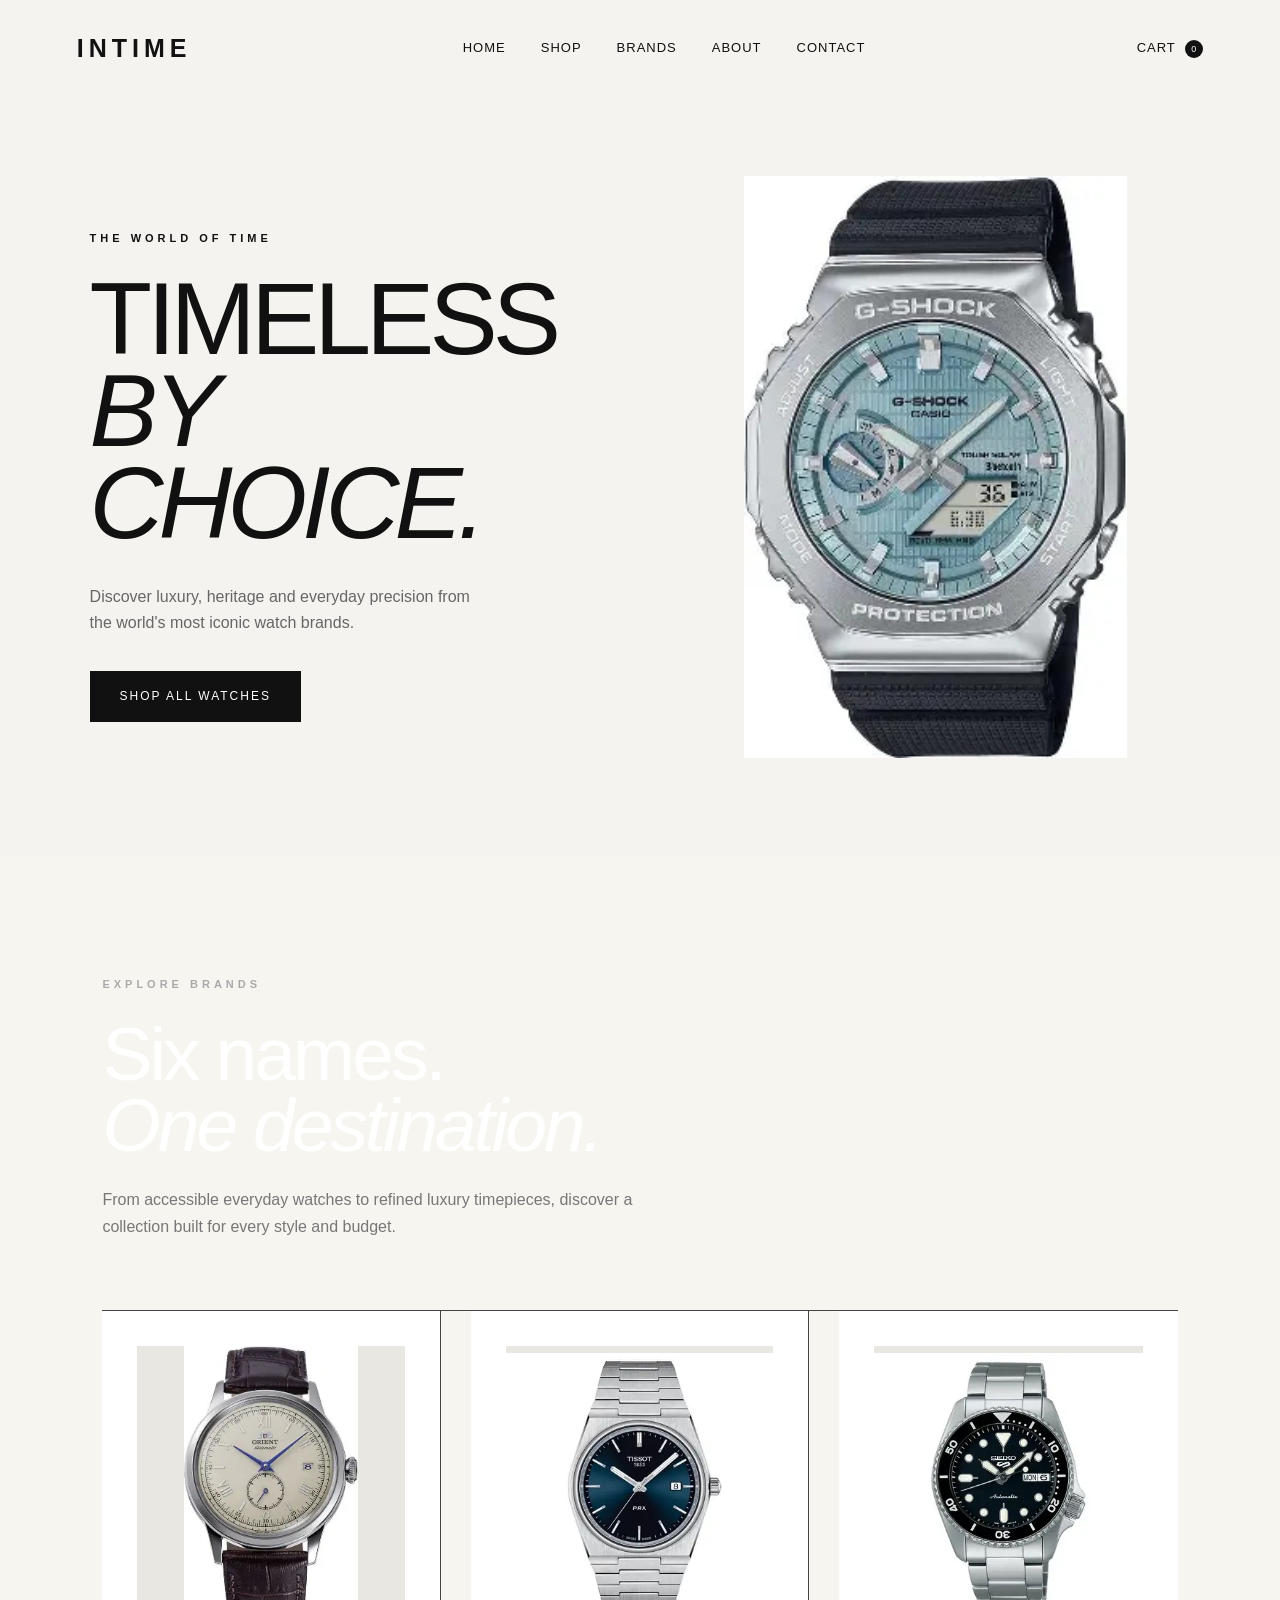
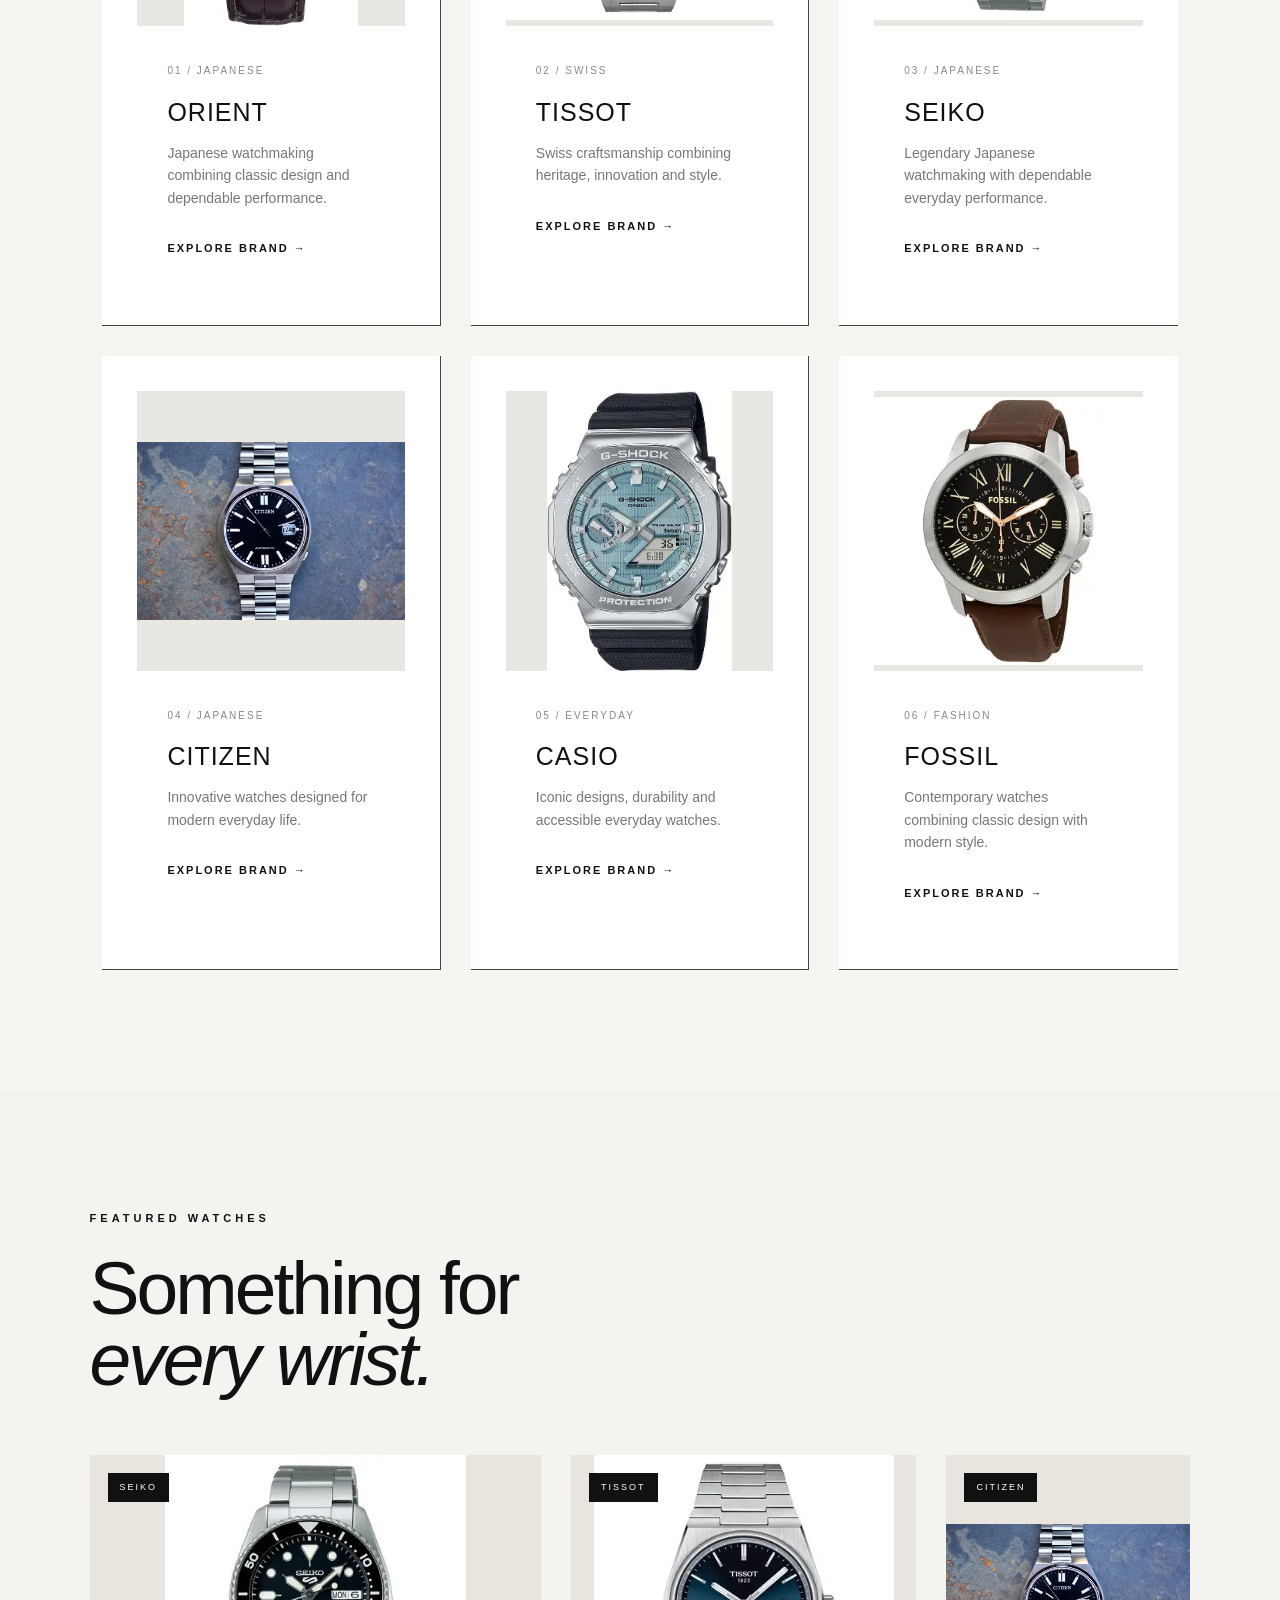
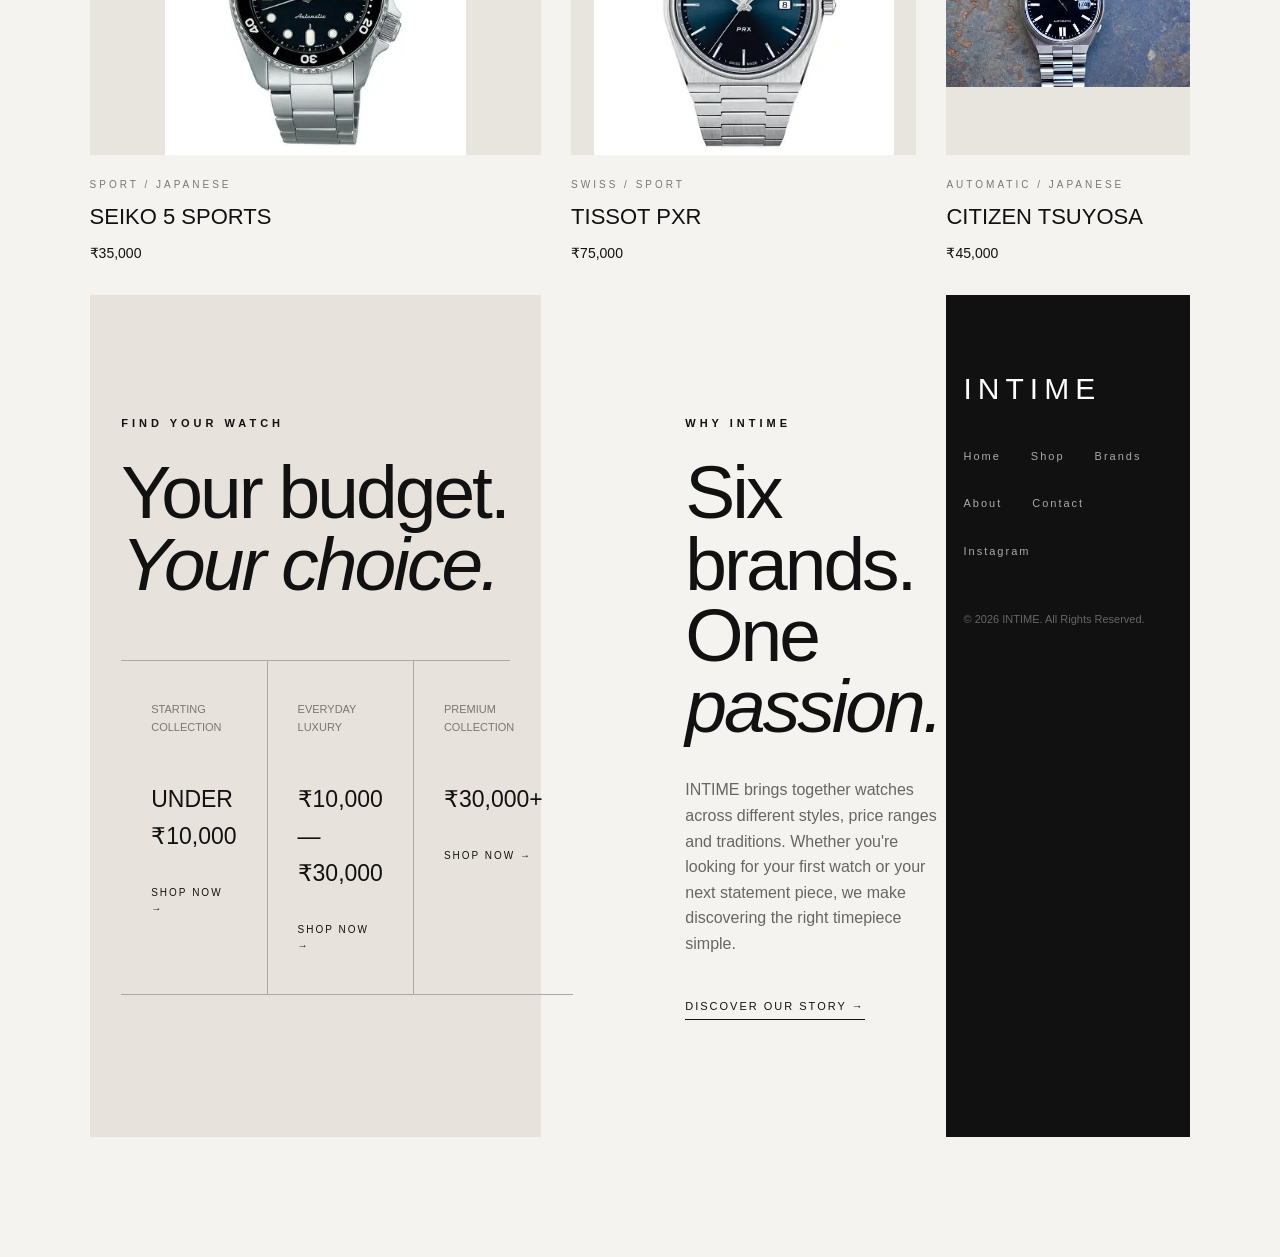
<file: WATCH STORE/index.html>
<!DOCTYPE html>
<html lang="en">

<head>

    <meta charset="UTF-8">

    <meta name="viewport" content="width=device-width, initial-scale=1.0">

    <meta name="description"
        content="INTIME — Discover luxury and affordable watches from leading watch brands.">

    <title>INTIME | Luxury & Affordable Watches</title>

    <link rel="stylesheet" href="style.css">

</head>


<body>


    <!-- ================= NAVIGATION ================= -->

    <header>

        <nav>

            <a href="index.html" class="logo">
                INTIME
            </a>


            <div class="nav-links">

                <a href="index.html">
                    Home
                </a>

                <a href="shop.html">
                    Shop
                </a>

                <a href="#brands">
                    Brands
                </a>

                <a href="about.html">
                    About
                </a>

                <a href="contact.html">
                    Contact
                </a>

            </div>


            <div class="nav-icons">

    <a href="cart.html">
        Cart <span class="cart-count">0</span>
    </a>

</div>

        </nav>

    </header>



    <!-- ================= HERO ================= -->

    <section class="hero">

        <div class="hero-text">

            <p class="small-heading">
                THE WORLD OF TIME
            </p>


            <h1>
                TIMELESS
                <br>
                <span>BY CHOICE.</span>
            </h1>


            <p class="description">

                Discover luxury, heritage and everyday
                precision from the world's most iconic
                watch brands.

            </p>


            <a href="shop.html" class="shop-button">
                SHOP ALL WATCHES
            </a>

        </div>


        <div class="hero-image">

            <img
                src="images/casio/casio-gshock.jpg"
                alt="Featured luxury watch">

        </div>

    </section>



    <!-- ================= BRANDS ================= -->

    <section class="brands" id="brands">

        <div class="section-title">

            <p class="small-heading">
                EXPLORE BRANDS
            </p>


            <h2>
                Six names.
                <br>
                <span>One destination.</span>
            </h2>


            <p class="section-description">

                From accessible everyday watches to
                refined luxury timepieces, discover a
                collection built for every style and budget.

            </p>

        </div>



        <div class="brand-grid">


            <!-- BRAND 1 -->

            <a href="shop.html?brand=orient" class="brand-card">

                <div class="brand-image">

                    <img
                        src="images/orient/orient-bambino.jpg"
                        alt="Orient watches">

                </div>


                <div class="brand-info">

                    <span>
                        01 / JAPANESE
                    </span>


                    <h3>
                        ORIENT
                    </h3>

                    <p>
                    Japanese watchmaking combining
                    classic design and dependable performance.
                    </p>

                    <strong>
                        EXPLORE BRAND →
                    </strong>

                </div>

            </a>



            <!-- BRAND 2 -->

            <a href="shop.html?brand=tissot" class="brand-card">

                <div class="brand-image">

                    <img
                        src="images/tissot/tissot-pxr.jpg"
                        alt="Tissot watches">

                </div>


                <div class="brand-info">

                    <span>
                        02 / SWISS
                    </span>


                    <h3>
                        TISSOT
                    </h3>


                    <p>
                        Swiss craftsmanship combining
                        heritage, innovation and style.
                    </p>


                    <strong>
                        EXPLORE BRAND →
                    </strong>

                </div>

            </a>



            <!-- BRAND 3 -->

            <a href="shop.html?brand=seiko" class="brand-card">

                <div class="brand-image">

                    <img
                        src="images/seiko/seiko-5-sports.jpg"
                        alt="Seiko watches">

                </div>


                <div class="brand-info">

                    <span>
                        03 / JAPANESE
                    </span>


                    <h3>
                        SEIKO
                    </h3>


                    <p>
                        Legendary Japanese watchmaking
                        with dependable everyday performance.
                    </p>


                    <strong>
                        EXPLORE BRAND →
                    </strong>

                </div>

            </a>



            <!-- BRAND 4 -->

            <a href="shop.html?brand=citizen" class="brand-card">

                <div class="brand-image">

                    <img
                        src="images/citizen/citizen-tsuyosa.jpg"
                        alt="Citizen watches">

                </div>


                <div class="brand-info">

                    <span>
                        04 / JAPANESE
                    </span>


                    <h3>
                        CITIZEN
                    </h3>


                    <p>
                        Innovative watches designed
                        for modern everyday life.
                    </p>


                    <strong>
                        EXPLORE BRAND →
                    </strong>

                </div>

            </a>



            <!-- BRAND 5 -->

            <a href="shop.html?brand=casio" class="brand-card">

                <div class="brand-image">

                    <img
                        src="images/casio/casio-gshock.jpg"
                        alt="Casio watches">

                </div>


                <div class="brand-info">

                    <span>
                        05 / EVERYDAY
                    </span>


                    <h3>
                        CASIO
                    </h3>


                    <p>
                        Iconic designs, durability and
                        accessible everyday watches.
                    </p>


                    <strong>
                        EXPLORE BRAND →
                    </strong>

                </div>

            </a>



            <!-- BRAND 6 -->

            <a href="shop.html?brand=fossil" class="brand-card">

                <div class="brand-image">

                    <img
                        src="images/fossil/fossil-grant.jpg"
                        alt="Fossil watches">

                </div>


                <div class="brand-info">

                    <span>
                        06 / FASHION
                    </span>


                    <h3>
                        FOSSIL
                    </h3>


                    <p>
                        Contemporary watches combining
                        classic design with modern style.
                    </p>


                    <strong>
                        EXPLORE BRAND →
                    </strong>

                </div>

            </a>


        </div>

    </section>



    <!-- ================= FEATURED WATCHES ================= -->

    <section class="collection">

        <div class="section-title">

            <p class="small-heading">
                FEATURED WATCHES
            </p>


            <h2>
                Something for
                <br>
                <span>every wrist.</span>
            </h2>

        </div>



        <div class="products">


            <!-- WATCH 1 -->
             <a href="product.html?id=seiko-5-sports"
    class="product-card">

    <div class="product-image">

        <span class="product-label">
            SEIKO
        </span>

        <img
            src="images/seiko/seiko-5-sports.jpg"
            alt="Seiko 5 Sports">

    </div>

    <p class="category">
        SPORT / JAPANESE
    </p>

    <h3>
        SEIKO 5 SPORTS
    </h3>

    <p class="price">
        ₹35,000
    </p>

</a>



            <!-- WATCH 2 -->

            <a href="product.html?id=tissot-pxr"
    class="product-card">

    <div class="product-image">

        <span class="product-label">
            TISSOT
        </span>

        <img
            src="images/tissot/tissot-pxr.jpg"
            alt="Tissot PXR">

    </div>

    <p class="category">
        SWISS / SPORT
    </p>

    <h3>
        TISSOT PXR
    </h3>

    <p class="price">
        ₹75,000
    </p>

</a>



            <!-- WATCH 3 -->

            <a href="product.html?id=citizen-tsuyosa"
    class="product-card">

    <div class="product-image">

        <span class="product-label">
            CITIZEN
        </span>

        <img
            src="images/citizen/citizen-tsuyosa.jpg"
            alt="Citizen Tsuyosa">

    </div>

    <p class="category">
        AUTOMATIC / JAPANESE
    </p>

    <h3>
        CITIZEN TSUYOSA
    </h3>

    <p class="price">
        ₹45,000
    </p>

</a>



    <!-- ================= PRICE RANGE ================= -->

    <section class="price-section">

        <div class="section-title">

            <p class="small-heading">
                FIND YOUR WATCH
            </p>


            <h2>
                Your budget.
                <br>
                <span>Your choice.</span>
            </h2>

        </div>


        <div class="price-grid">


            <a href="shop.html?price=under-10000"
                class="price-card">

                <p>
                    STARTING COLLECTION
                </p>

                <h3>
                    UNDER ₹10,000
                </h3>

                <span>
                    SHOP NOW →
                </span>

            </a>


            <a href="shop.html?price=10000-30000"
                class="price-card">

                <p>
                    EVERYDAY LUXURY
                </p>

                <h3>
                    ₹10,000 — ₹30,000
                </h3>

                <span>
                    SHOP NOW →
                </span>

            </a>


            <a href="shop.html?price=30000-plus"
                class="price-card">

                <p>
                    PREMIUM COLLECTION
                </p>

                <h3>
                    ₹30,000+
                </h3>

                <span>
                    SHOP NOW →
                </span>

            </a>


        </div>

    </section>



    <!-- ================= ABOUT ================= -->

    <section class="about">


        <div class="about-image">

            <img
                src="images/citizen/citizen-tsuyosa.jpg"
                alt="INTIME watch collection">

        </div>



        <div class="about-text">

            <p class="small-heading">
                WHY INTIME
            </p>


            <h2>

                Six brands.
                <br>
                One <span>passion.</span>

            </h2>


            <p>

                INTIME brings together watches across
                different styles, price ranges and
                traditions. Whether you're looking for
                your first watch or your next statement
                piece, we make discovering the right
                timepiece simple.

            </p>


            <a href="about.html">
                DISCOVER OUR STORY →
            </a>

        </div>


    </section>



    <!-- ================= FOOTER ================= -->

    <footer>

        <div class="footer-logo">
            INTIME
        </div>


        <div class="footer-links">

            <a href="index.html">
                Home
            </a>

            <a href="shop.html">
                Shop
            </a>

            <a href="#brands">
                Brands
            </a>

            <a href="about.html">
                About
            </a>

            <a href="contact.html">
                Contact
            </a>

            <a href="#">
                Instagram
            </a>

        </div>


        <p>
            © 2026 INTIME. All Rights Reserved.
        </p>

    </footer>



    <!-- ================= CART COUNTER ================= -->

    <script>

        function updateCartCount() {

            const cart =
                JSON.parse(
                    localStorage.getItem("velorCart")
                ) || [];


            const totalQuantity =
                cart.reduce(
                    (total, product) =>
                        total + product.quantity,
                    0
                );


            document
                .querySelectorAll(".cart-count")
                .forEach(function (counter) {

                    counter.textContent =
                        totalQuantity;

                });

        }


        updateCartCount();

    </script>


</body>

</html>
</file>
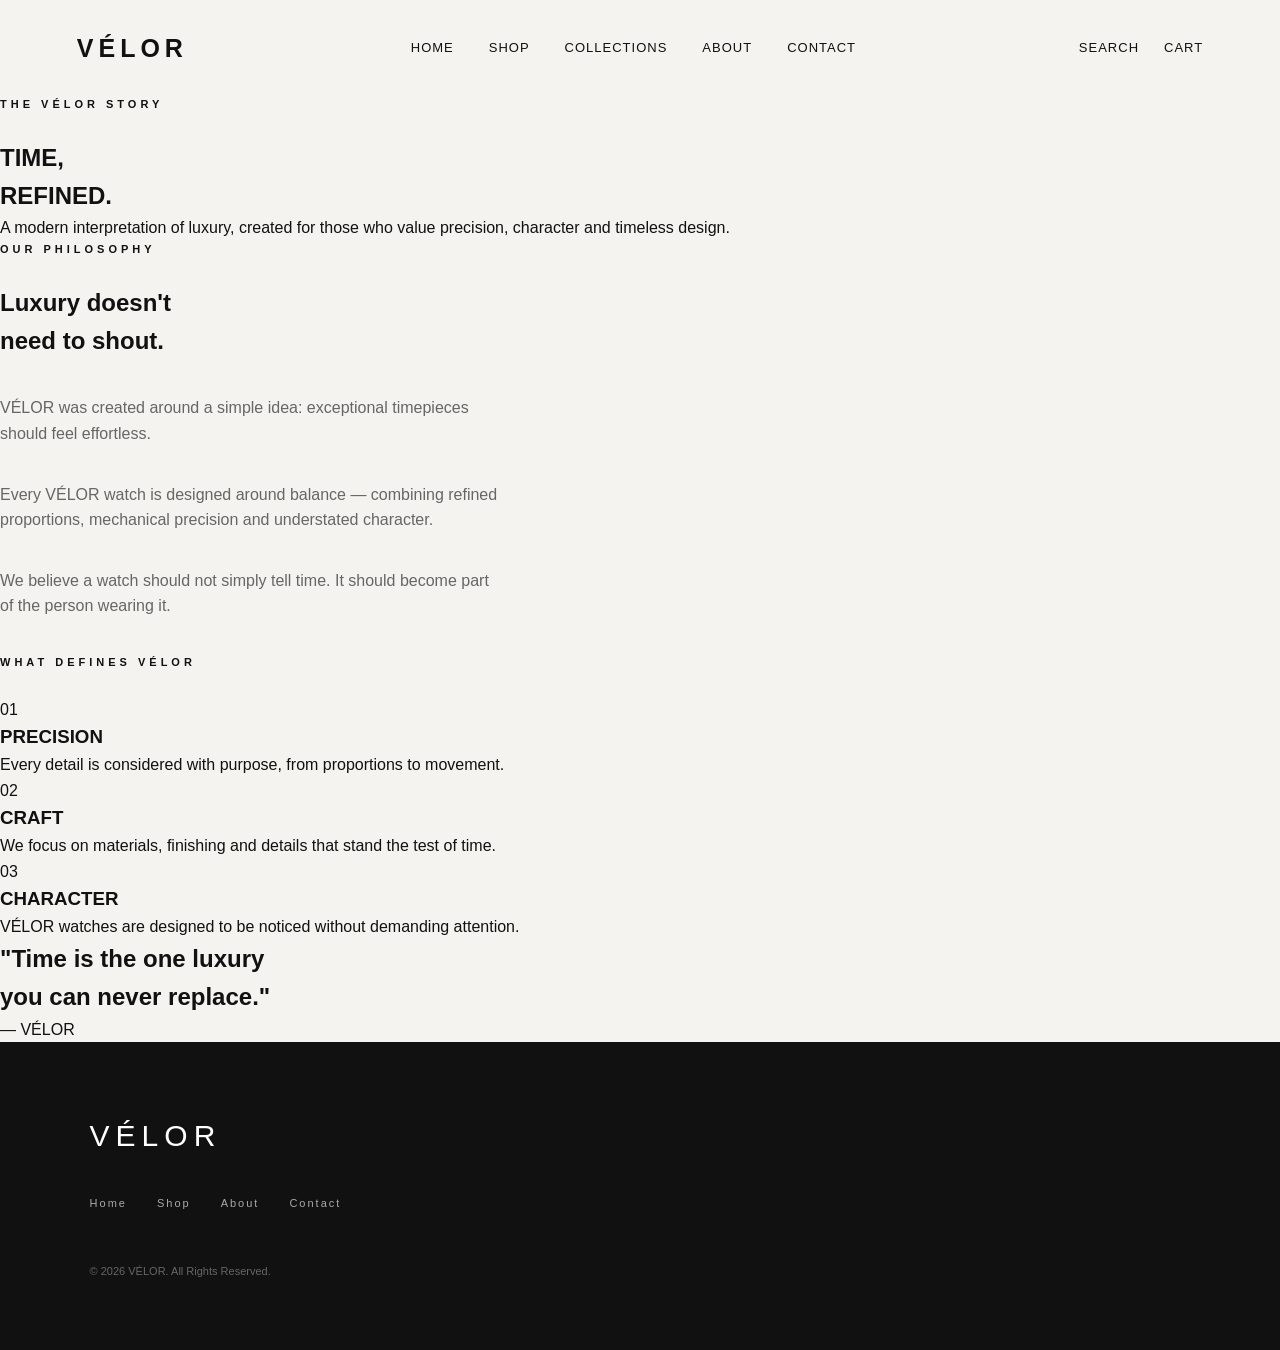
<file: WATCH STORE/about.html>
<!DOCTYPE html>
<html lang="en">

<head>

    <meta charset="UTF-8">

    <meta name="viewport" content="width=device-width, initial-scale=1.0">

    <meta name="description"
        content="Discover the story behind VÉLOR — a modern luxury watch brand.">

    <title>About VÉLOR</title>

    <link rel="stylesheet" href="style.css">

</head>


<body>


    <!-- ================= NAVIGATION ================= -->

    <header class="shop-header">

        <nav>

            <a href="index.html" class="logo">
                VÉLOR
            </a>


            <div class="nav-links">

                <a href="index.html">
                    Home
                </a>

                <a href="shop.html">
                    Shop
                </a>

                <a href="#">
                    Collections
                </a>

                <a href="about.html">
                    About
                </a>

                <a href="contact.html">
                    Contact
                </a>

            </div>


            <div class="nav-icons">

                <a href="#">
                    Search
                </a>

                <a href="cart.html">
                    Cart
                </a>

            </div>

        </nav>

    </header>



    <!-- ================= ABOUT HERO ================= -->

    <section class="about-hero">

        <div>

            <p class="small-heading">
                THE VÉLOR STORY
            </p>

            <h1>
                TIME,
                <br>
                <span>REFINED.</span>
            </h1>

            <p>
                A modern interpretation of luxury,
                created for those who value precision,
                character and timeless design.
            </p>

        </div>

    </section>



    <!-- ================= OUR STORY ================= -->

    <main class="about-container">


        <section class="about-story">


            <div>

                <p class="small-heading">
                    OUR PHILOSOPHY
                </p>

                <h2>
                    Luxury doesn't
                    <br>
                    need to shout.
                </h2>

            </div>


            <div class="about-text">

                <p>
                    VÉLOR was created around a simple idea:
                    exceptional timepieces should feel
                    effortless.
                </p>

                <p>
                    Every VÉLOR watch is designed around
                    balance — combining refined proportions,
                    mechanical precision and understated
                    character.
                </p>

                <p>
                    We believe a watch should not simply tell
                    time. It should become part of the person
                    wearing it.
                </p>

            </div>

        </section>



        <!-- ================= VALUES ================= -->

        <section class="about-values">


            <p class="small-heading">
                WHAT DEFINES VÉLOR
            </p>


            <div class="values-grid">


                <div class="value">

                    <span>
                        01
                    </span>

                    <h3>
                        PRECISION
                    </h3>

                    <p>
                        Every detail is considered with
                        purpose, from proportions to
                        movement.
                    </p>

                </div>


                <div class="value">

                    <span>
                        02
                    </span>

                    <h3>
                        CRAFT
                    </h3>

                    <p>
                        We focus on materials, finishing
                        and details that stand the test
                        of time.
                    </p>

                </div>


                <div class="value">

                    <span>
                        03
                    </span>

                    <h3>
                        CHARACTER
                    </h3>

                    <p>
                        VÉLOR watches are designed to be
                        noticed without demanding attention.
                    </p>

                </div>


            </div>

        </section>



        <!-- ================= QUOTE ================= -->

        <section class="about-quote">

            <h2>
                "Time is the one luxury
                <br>
                you can never replace."
            </h2>

            <p>
                — VÉLOR
            </p>

        </section>


    </main>



    <!-- ================= FOOTER ================= -->

    <footer>

        <div class="footer-logo">
            VÉLOR
        </div>


        <div class="footer-links">

            <a href="index.html">
                Home
            </a>

            <a href="shop.html">
                Shop
            </a>

            <a href="about.html">
                About
            </a>

            <a href="contact.html">
                Contact
            </a>

        </div>


        <p>
            © 2026 VÉLOR. All Rights Reserved.
        </p>

    </footer>


</body>

</html>
</file>
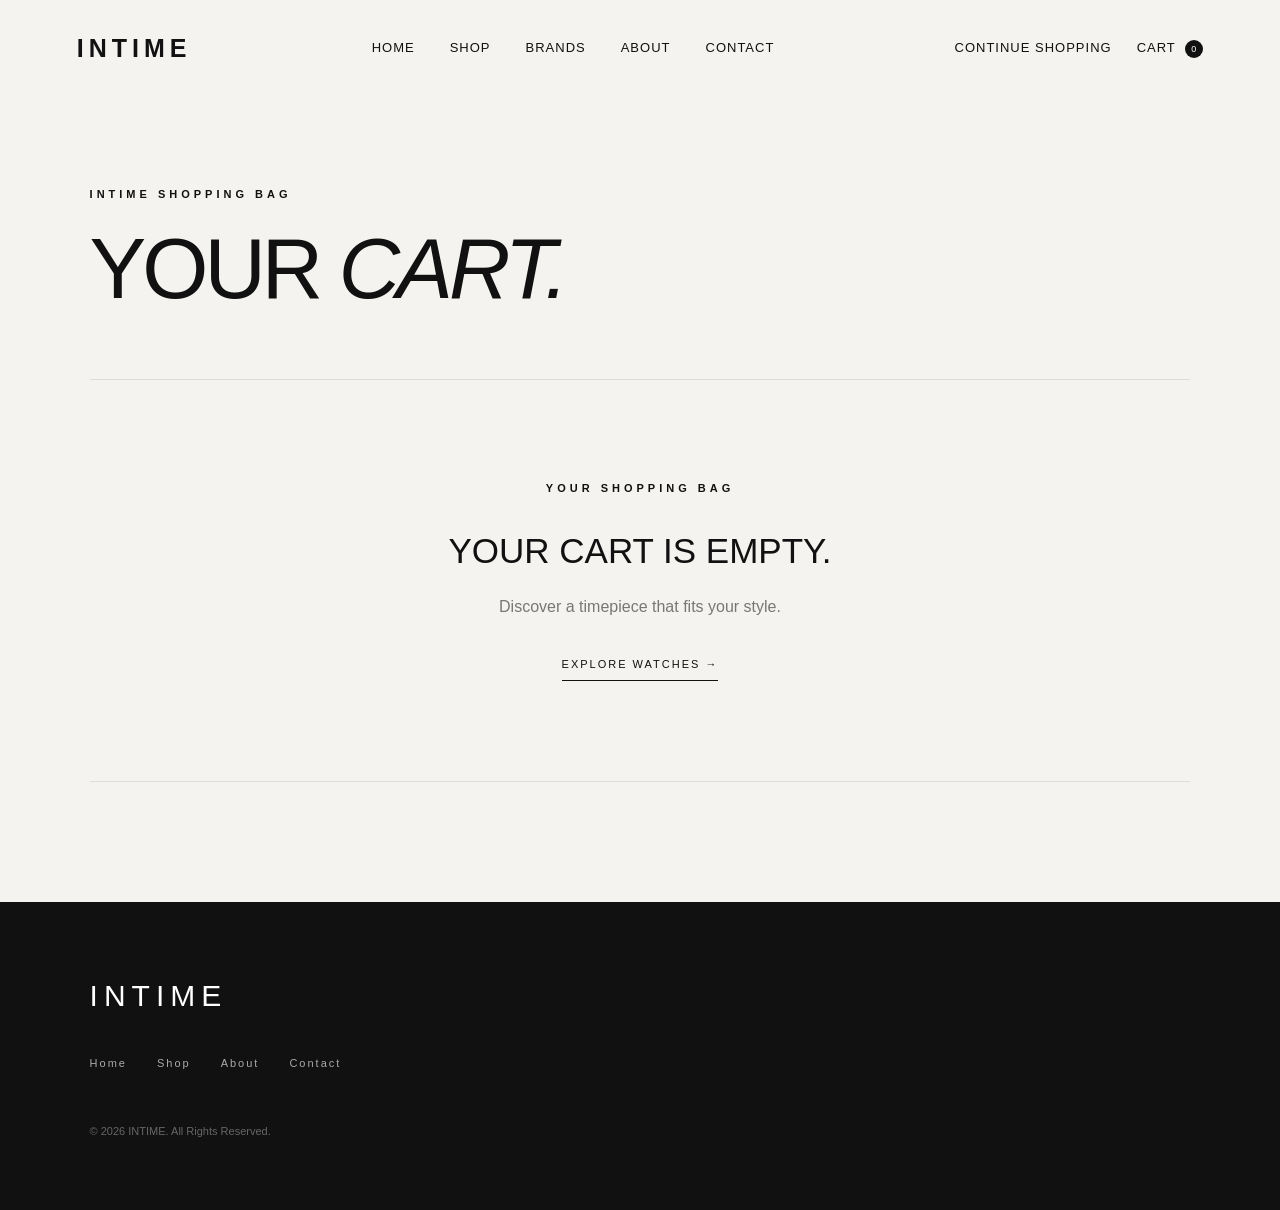
<file: WATCH STORE/cart.html>
<!DOCTYPE html>
<html lang="en">

<head>

    <meta charset="UTF-8">

    <meta name="viewport"
        content="width=device-width, initial-scale=1.0">

    <meta name="description"
        content="INTIME — Your shopping cart.">

    <title>Cart | INTIME</title>

    <link rel="stylesheet" href="style.css">

</head>


<body>


<!-- ================= NAVIGATION ================= -->

<header>

    <nav>

        <a href="index.html" class="logo">
            INTIME
        </a>


        <div class="nav-links">

            <a href="index.html">Home</a>

            <a href="shop.html">Shop</a>

            <a href="index.html#brands">Brands</a>

            <a href="about.html">About</a>

            <a href="contact.html">Contact</a>

        </div>


        <div class="nav-icons">

            <a href="shop.html">
                Continue Shopping
            </a>

            <a href="cart.html">
                Cart <span class="cart-count">0</span>
            </a>

        </div>

    </nav>

</header>



<!-- ================= CART PAGE ================= -->

<main class="cart-page">


    <section class="cart-heading">

        <p class="small-heading">
            INTIME SHOPPING BAG
        </p>

        <h1>
            YOUR <span>CART.</span>
        </h1>

    </section>



    <!-- CART CONTENT -->

    <section id="cart-container">

    </section>


</main>



<!-- ================= FOOTER ================= -->

<footer>

    <div class="footer-logo">
        INTIME
    </div>


    <div class="footer-links">

        <a href="index.html">Home</a>

        <a href="shop.html">Shop</a>

        <a href="about.html">About</a>

        <a href="contact.html">Contact</a>

    </div>


    <p>
        © 2026 INTIME. All Rights Reserved.
    </p>

</footer>



<!-- ================= CART JAVASCRIPT ================= -->

<script>


let cart =
    JSON.parse(
        localStorage.getItem("velorCart")
    ) || [];


const cartContainer =
    document.getElementById("cart-container");



/* =========================================
   UPDATE CART COUNT
========================================= */

function updateCartCount() {

    const totalQuantity =
        cart.reduce(function(total, product) {

            return total + Number(product.quantity);

        }, 0);


    document
        .querySelectorAll(".cart-count")
        .forEach(function(counter) {

            counter.textContent =
                totalQuantity;

        });

}



/* =========================================
   DISPLAY CART
========================================= */

function displayCart() {


    updateCartCount();


    /* EMPTY CART */

    if (cart.length === 0) {

        cartContainer.innerHTML = `

            <div class="empty-cart">

                <p class="small-heading">
                    YOUR SHOPPING BAG
                </p>

                <h2>
                    YOUR CART IS EMPTY.
                </h2>

                <p>
                    Discover a timepiece that fits your style.
                </p>

                <a href="shop.html">
                    EXPLORE WATCHES →
                </a>

            </div>

        `;

        return;

    }



    let subtotal = 0;


    let productsHTML = "";



    /* CREATE PRODUCTS */

    cart.forEach(function(product, index) {


        const productTotal =
            Number(product.price) *
            Number(product.quantity);


        subtotal += productTotal;



        productsHTML += `

            <article class="cart-product">


                <div class="cart-product-image">

                    <img
                        src="${product.image}"
                        alt="${product.name}">

                </div>



                <div class="cart-product-info">


                    <p class="cart-brand">
                        ${product.brand || "WATCH"}
                    </p>


                    <h2>
                        ${product.name}
                    </h2>


                    <p class="cart-category">
                        PREMIUM TIMEPIECE
                    </p>


                    <p class="cart-item-price">
                        ₹${Number(product.price).toLocaleString("en-IN")}
                    </p>


                    <div class="cart-actions">


                        <div class="cart-quantity">


                            <button
                                onclick="changeQuantity(${index}, -1)">
                                −
                            </button>


                            <span>
                                ${product.quantity}
                            </span>


                            <button
                                onclick="changeQuantity(${index}, 1)">
                                +
                            </button>


                        </div>



                        <button
                            class="remove-product"
                            onclick="removeProduct(${index})">

                            REMOVE

                        </button>


                    </div>


                </div>



                <div class="cart-item-total">

                    <p>
                        TOTAL
                    </p>

                    <strong>
                        ₹${productTotal.toLocaleString("en-IN")}
                    </strong>

                </div>


            </article>

        `;

    });



    /* COMPLETE CART */

    cartContainer.innerHTML = `

        <div class="cart-layout">


            <!-- PRODUCTS -->

            <div class="cart-products">


                <div class="cart-products-header">

                    <p>
                        ${cart.length}
                        ${cart.length === 1 ? "ITEM" : "ITEMS"}
                    </p>

                    <p>
                        PRODUCT
                    </p>

                    <p>
                        TOTAL
                    </p>

                </div>


                ${productsHTML}


            </div>



            <!-- ORDER SUMMARY -->

            <aside class="cart-summary">


                <p class="small-heading">
                    ORDER SUMMARY
                </p>


                <h2>
                    YOUR ORDER.
                </h2>



                <div class="summary-row">

                    <span>
                        Subtotal
                    </span>

                    <strong>
                        ₹${subtotal.toLocaleString("en-IN")}
                    </strong>

                </div>



                <div class="summary-row">

                    <span>
                        Shipping
                    </span>

                    <strong>
                        FREE
                    </strong>

                </div>



                <div class="summary-line">
                </div>



                <div class="summary-total">

                    <span>
                        TOTAL
                    </span>

                    <strong>
                        ₹${subtotal.toLocaleString("en-IN")}
                    </strong>

                </div>



                <button
                    class="checkout-button"
                    onclick="goToCheckout()">

                    PROCEED TO CHECKOUT

                </button>



                <a
                    href="shop.html"
                    class="continue-shopping">

                    ← CONTINUE SHOPPING

                </a>


            </aside>


        </div>

    `;

}



/* =========================================
   CHANGE QUANTITY
========================================= */

function changeQuantity(index, amount) {


    cart[index].quantity =
        Number(cart[index].quantity) + amount;


    if (cart[index].quantity < 1) {

        cart[index].quantity = 1;

    }


    localStorage.setItem(
        "velorCart",
        JSON.stringify(cart)
    );


    displayCart();

}



/* =========================================
   REMOVE PRODUCT
========================================= */

function removeProduct(index) {


    cart.splice(index, 1);


    localStorage.setItem(
        "velorCart",
        JSON.stringify(cart)
    );


    displayCart();

}



/* =========================================
   CHECKOUT
========================================= */

function goToCheckout() {


    if (cart.length === 0) {

        return;

    }


    window.location.href =
        "checkout.html";

}



/* =========================================
   INITIAL LOAD
========================================= */

displayCart();


</script>


</body>

</html>
</file>
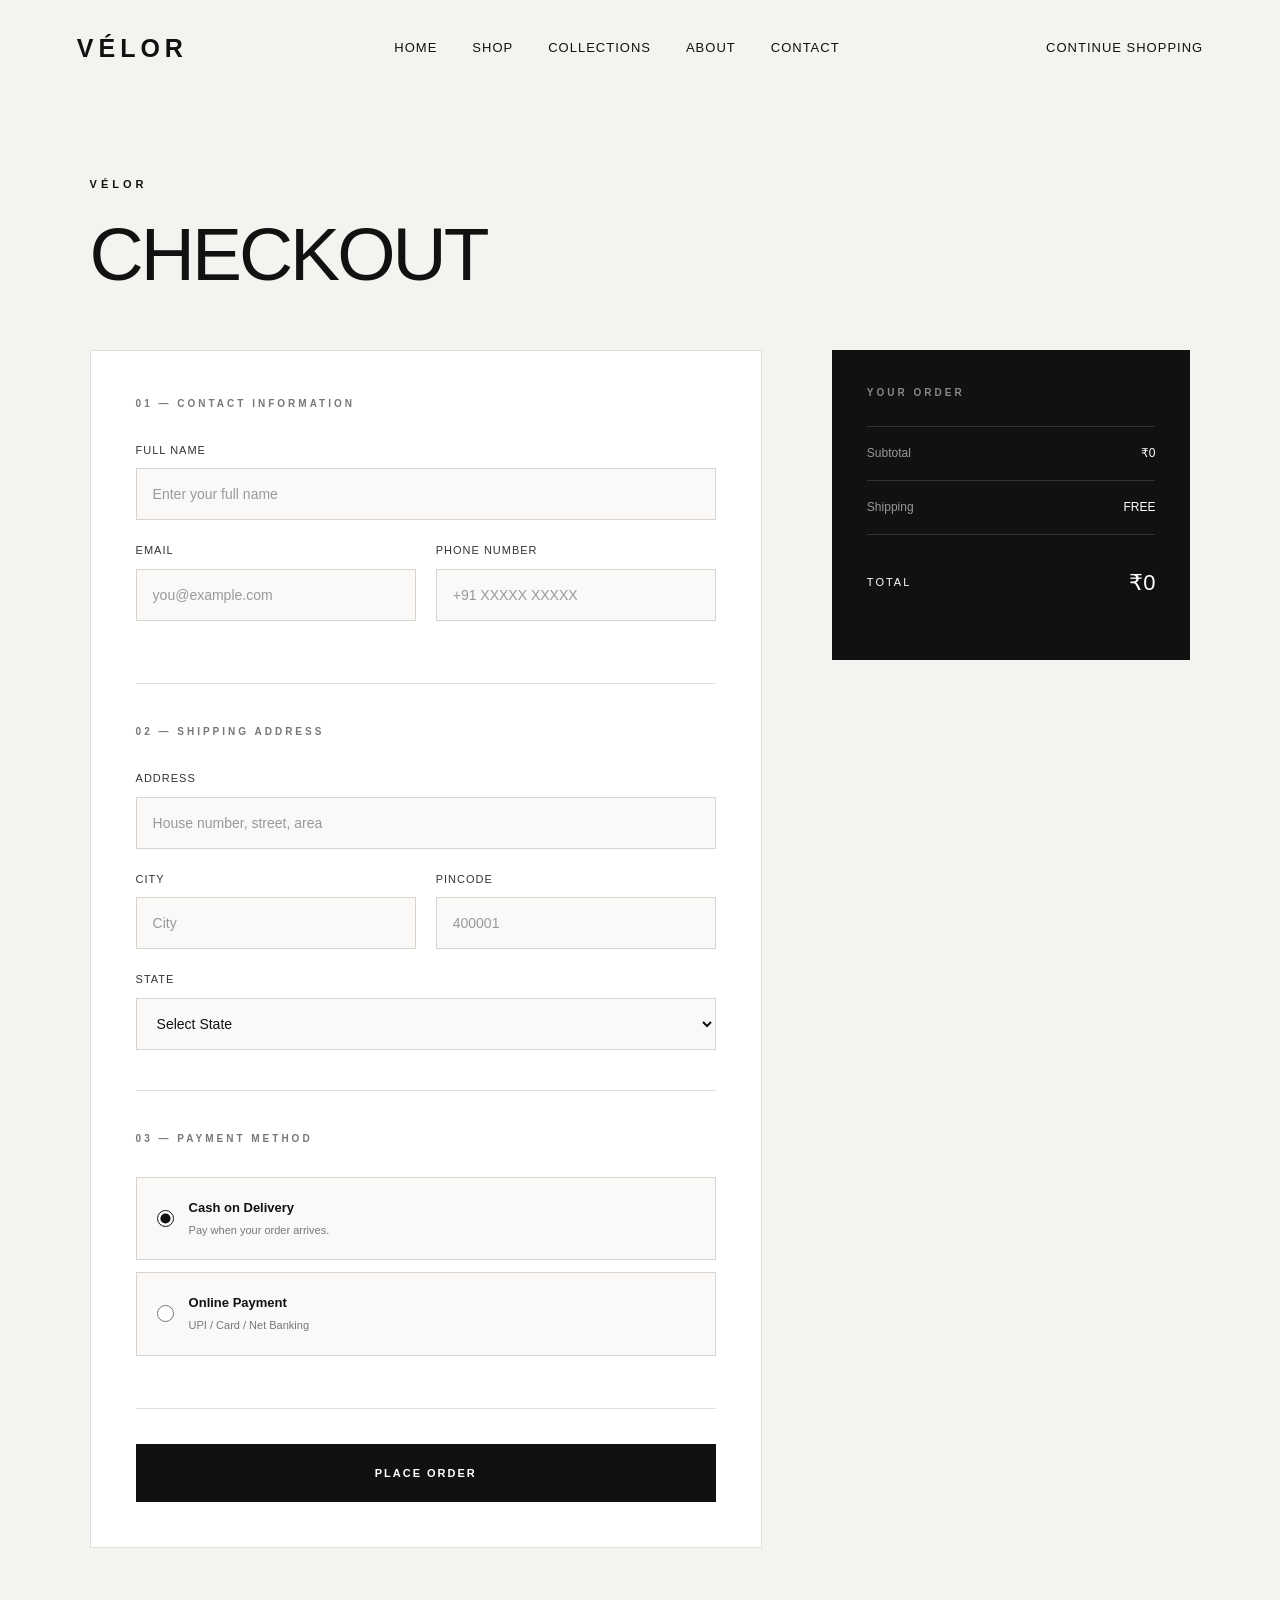
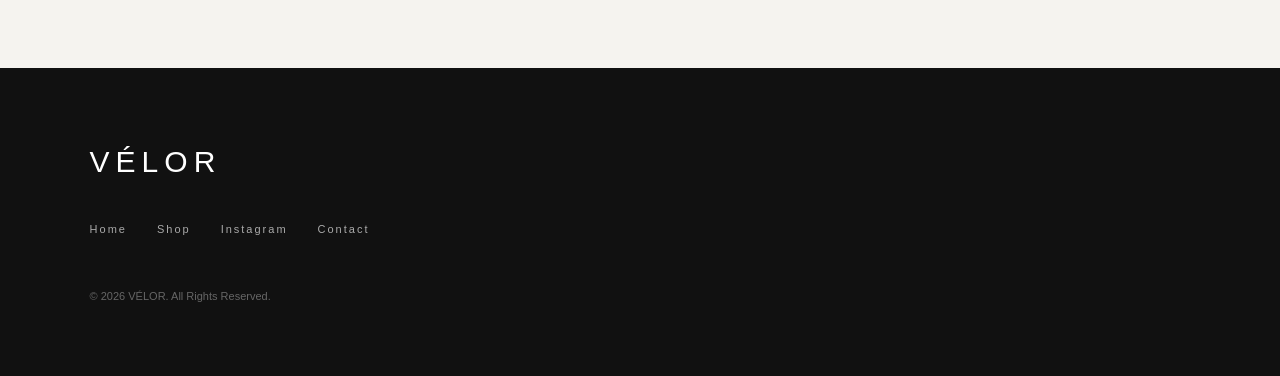
<file: WATCH STORE/checkout.html>
<!DOCTYPE html>
<html lang="en">

<head>

    <meta charset="UTF-8">

    <meta name="viewport" content="width=device-width, initial-scale=1.0">

    <meta name="description"
        content="Checkout | VÉLOR Watches">

    <title>Checkout | VÉLOR Watches</title>

    <link rel="stylesheet" href="style.css">

</head>


<body>


    <!-- ================= NAVIGATION ================= -->

    <header class="product-header">

        <nav>

            <a href="index.html" class="logo">
                VÉLOR
            </a>


            <div class="nav-links">

                <a href="index.html">
                    Home
                </a>

                <a href="shop.html">
                    Shop
                </a>

                <a href="#">
                    Collections
                </a>

                <a href="#">
                    About
                </a>

                <a href="#">
                    Contact
                </a>

            </div>


            <div class="nav-icons">

                <a href="shop.html">
                    Continue Shopping
                </a>

            </div>

        </nav>

    </header>



    <!-- ================= CHECKOUT ================= -->

    <main class="checkout-page">


        <!-- CHECKOUT HEADING -->

        <div class="checkout-heading">

            <p class="small-heading">
                VÉLOR
            </p>

            <h1>
                CHECKOUT
            </h1>

        </div>



        <div class="checkout-layout">


            <!-- ================= CUSTOMER INFORMATION ================= -->

            <section class="checkout-form">


                <div class="checkout-section">

                    <p class="checkout-label">
                        01 — CONTACT INFORMATION
                    </p>


                    <div class="form-group">

                        <label for="name">
                            Full Name
                        </label>

                        <input
                            type="text"
                            id="name"
                            placeholder="Enter your full name"
                            required>

                    </div>


                    <div class="form-row">

                        <div class="form-group">

                            <label for="email">
                                Email
                            </label>

                            <input
                                type="email"
                                id="email"
                                placeholder="you@example.com"
                                required>

                        </div>


                        <div class="form-group">

                            <label for="phone">
                                Phone Number
                            </label>

                            <input
                                type="tel"
                                id="phone"
                                placeholder="+91 XXXXX XXXXX"
                                required>

                        </div>

                    </div>

                </div>



                <!-- ================= SHIPPING ================= -->

                <div class="checkout-section">

                    <p class="checkout-label">
                        02 — SHIPPING ADDRESS
                    </p>


                    <div class="form-group">

                        <label for="address">
                            Address
                        </label>

                        <input
                            type="text"
                            id="address"
                            placeholder="House number, street, area"
                            required>

                    </div>


                    <div class="form-row">

                        <div class="form-group">

                            <label for="city">
                                City
                            </label>

                            <input
                                type="text"
                                id="city"
                                placeholder="City"
                                required>

                        </div>


                        <div class="form-group">

                            <label for="pincode">
                                Pincode
                            </label>

                            <input
                                type="text"
                                id="pincode"
                                placeholder="400001"
                                required>

                        </div>

                    </div>


                    <div class="form-group">

                        <label for="state">
                            State
                        </label>

                        <select id="state" required>

                            <option value="">
                                Select State
                            </option>

                            <option>
                                Maharashtra
                            </option>

                            <option>
                                Gujarat
                            </option>

                            <option>
                                Karnataka
                            </option>

                            <option>
                                Delhi
                            </option>

                            <option>
                                Rajasthan
                            </option>

                            <option>
                                Uttar Pradesh
                            </option>

                            <option>
                                West Bengal
                            </option>

                            <option>
                                Tamil Nadu
                            </option>

                            <option>
                                Telangana
                            </option>

                            <option>
                                Kerala
                            </option>

                            <option>
                                Other
                            </option>

                        </select>

                    </div>

                </div>



                <!-- ================= PAYMENT ================= -->

                <div class="checkout-section">

                    <p class="checkout-label">
                        03 — PAYMENT METHOD
                    </p>


                    <label class="payment-option">

                        <input
                            type="radio"
                            name="payment"
                            value="cod"
                            checked>

                        <span>

                            <strong>
                                Cash on Delivery
                            </strong>

                            <small>
                                Pay when your order arrives.
                            </small>

                        </span>

                    </label>


                    <label class="payment-option">

                        <input
                            type="radio"
                            name="payment"
                            value="online">

                        <span>

                            <strong>
                                Online Payment
                            </strong>

                            <small>
                                UPI / Card / Net Banking
                            </small>

                        </span>

                    </label>

                </div>



                <button
                    class="place-order"
                    onclick="placeOrder()">

                    PLACE ORDER

                </button>


            </section>



            <!-- ================= ORDER SUMMARY ================= -->

            <aside class="checkout-summary">

                <p class="checkout-label">
                    YOUR ORDER
                </p>


                <div id="checkout-products"></div>


                <div class="checkout-summary-line">

                    <span>
                        Subtotal
                    </span>

                    <strong id="checkout-subtotal">
                        ₹0
                    </strong>

                </div>


                <div class="checkout-summary-line">

                    <span>
                        Shipping
                    </span>

                    <strong>
                        FREE
                    </strong>

                </div>


                <div class="checkout-total">

                    <span>
                        TOTAL
                    </span>

                    <strong id="checkout-total">
                        ₹0
                    </strong>

                </div>

            </aside>


        </div>

    </main>



    <!-- ================= FOOTER ================= -->

    <footer>

        <div class="footer-logo">
            VÉLOR
        </div>


        <div class="footer-links">

            <a href="index.html">
                Home
            </a>

            <a href="shop.html">
                Shop
            </a>

            <a href="#">
                Instagram
            </a>

            <a href="#">
                Contact
            </a>

        </div>


        <p>
            © 2026 VÉLOR. All Rights Reserved.
        </p>

    </footer>



    <!-- ================= CHECKOUT JAVASCRIPT ================= -->

    <script>

        let cart =
            JSON.parse(localStorage.getItem("velorCart")) || [];


        const productsContainer =
            document.getElementById("checkout-products");

        const subtotalElement =
            document.getElementById("checkout-subtotal");

        const totalElement =
            document.getElementById("checkout-total");


        let subtotal = 0;


        cart.forEach(function (product) {


            subtotal +=
                product.price * product.quantity;


            productsContainer.innerHTML += `

                <div class="checkout-product">

                    <img
                        src="${product.image}"
                        alt="${product.name}">

                    <div>

                        <h3>
                            ${product.name}
                        </h3>

                        <p>
                            Qty: ${product.quantity}
                        </p>

                    </div>

                    <strong>
                        ₹${(
                            product.price *
                            product.quantity
                        ).toLocaleString("en-IN")}
                    </strong>

                </div>

            `;

        });


        subtotalElement.textContent =
            "₹" + subtotal.toLocaleString("en-IN");


        totalElement.textContent =
            "₹" + subtotal.toLocaleString("en-IN");



        function placeOrder() {


            const name =
                document.getElementById("name").value;


            const email =
                document.getElementById("email").value;


            const phone =
                document.getElementById("phone").value;


            const address =
                document.getElementById("address").value;


            const city =
                document.getElementById("city").value;


            const pincode =
                document.getElementById("pincode").value;


            const state =
                document.getElementById("state").value;


            if (
                !name ||
                !email ||
                !phone ||
                !address ||
                !city ||
                !pincode ||
                !state
            ) {

                alert(
                    "Please complete all required fields."
                );

                return;

            }


            localStorage.removeItem("velorCart");


            window.location.href =
                "order-success.html";

        }

    </script>


</body>

</html>
</file>
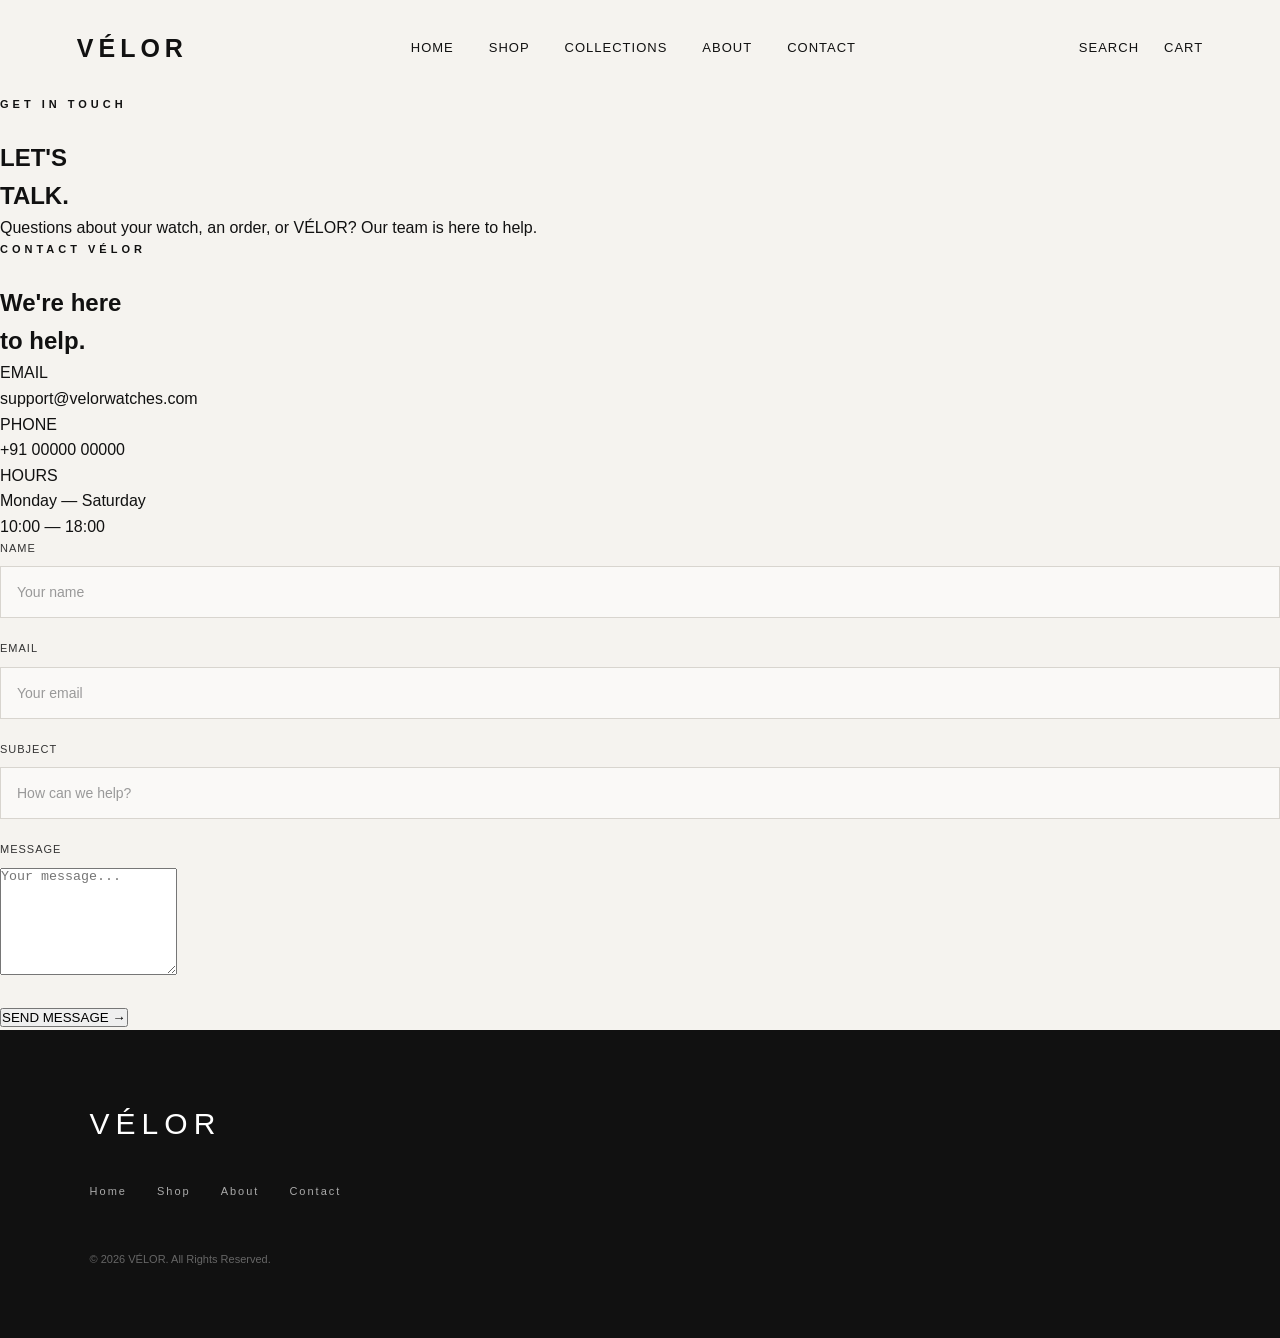
<file: WATCH STORE/contact.html>
<!DOCTYPE html>
<html lang="en">

<head>

    <meta charset="UTF-8">

    <meta name="viewport" content="width=device-width, initial-scale=1.0">

    <meta name="description"
        content="Contact VÉLOR Watches. We're here to help.">

    <title>Contact | VÉLOR Watches</title>

    <link rel="stylesheet" href="style.css">

</head>


<body>


    <!-- ================= NAVIGATION ================= -->

    <header class="shop-header">

        <nav>

            <a href="index.html" class="logo">
                VÉLOR
            </a>


            <div class="nav-links">

                <a href="index.html">
                    Home
                </a>

                <a href="shop.html">
                    Shop
                </a>

                <a href="#">
                    Collections
                </a>

                <a href="about.html">
                    About
                </a>

                <a href="contact.html">
                    Contact
                </a>

            </div>


            <div class="nav-icons">

                <a href="#">
                    Search
                </a>

                <a href="cart.html">
                    Cart
                </a>

            </div>

        </nav>

    </header>



    <!-- ================= CONTACT HERO ================= -->

    <section class="contact-hero">

        <div>

            <p class="small-heading">
                GET IN TOUCH
            </p>

            <h1>
                LET'S
                <br>
                <span>TALK.</span>
            </h1>

            <p>
                Questions about your watch, an order,
                or VÉLOR? Our team is here to help.
            </p>

        </div>

    </section>



    <!-- ================= CONTACT ================= -->

    <main class="contact-container">


        <section class="contact-layout">


            <!-- CONTACT INFO -->

            <div class="contact-info">

                <p class="small-heading">
                    CONTACT VÉLOR
                </p>

                <h2>
                    We're here
                    <br>
                    to help.
                </h2>


                <div class="contact-details">


                    <div>

                        <span>
                            EMAIL
                        </span>

                        <p>
                            support@velorwatches.com
                        </p>

                    </div>


                    <div>

                        <span>
                            PHONE
                        </span>

                        <p>
                            +91 00000 00000
                        </p>

                    </div>


                    <div>

                        <span>
                            HOURS
                        </span>

                        <p>
                            Monday — Saturday
                            <br>
                            10:00 — 18:00
                        </p>

                    </div>


                </div>

            </div>



            <!-- CONTACT FORM -->

            <form class="contact-form">


                <div class="form-group">

                    <label>
                        NAME
                    </label>

                    <input
                        type="text"
                        placeholder="Your name"
                        required>

                </div>


                <div class="form-group">

                    <label>
                        EMAIL
                    </label>

                    <input
                        type="email"
                        placeholder="Your email"
                        required>

                </div>


                <div class="form-group">

                    <label>
                        SUBJECT
                    </label>

                    <input
                        type="text"
                        placeholder="How can we help?"
                        required>

                </div>


                <div class="form-group">

                    <label>
                        MESSAGE
                    </label>

                    <textarea
                        rows="7"
                        placeholder="Your message..."
                        required></textarea>

                </div>


                <button type="submit">
                    SEND MESSAGE →
                </button>


            </form>


        </section>


    </main>



    <!-- ================= FOOTER ================= -->

    <footer>

        <div class="footer-logo">
            VÉLOR
        </div>


        <div class="footer-links">

            <a href="index.html">
                Home
            </a>

            <a href="shop.html">
                Shop
            </a>

            <a href="about.html">
                About
            </a>

            <a href="contact.html">
                Contact
            </a>

        </div>


        <p>
            © 2026 VÉLOR. All Rights Reserved.
        </p>

    </footer>


</body>

</html>
</file>
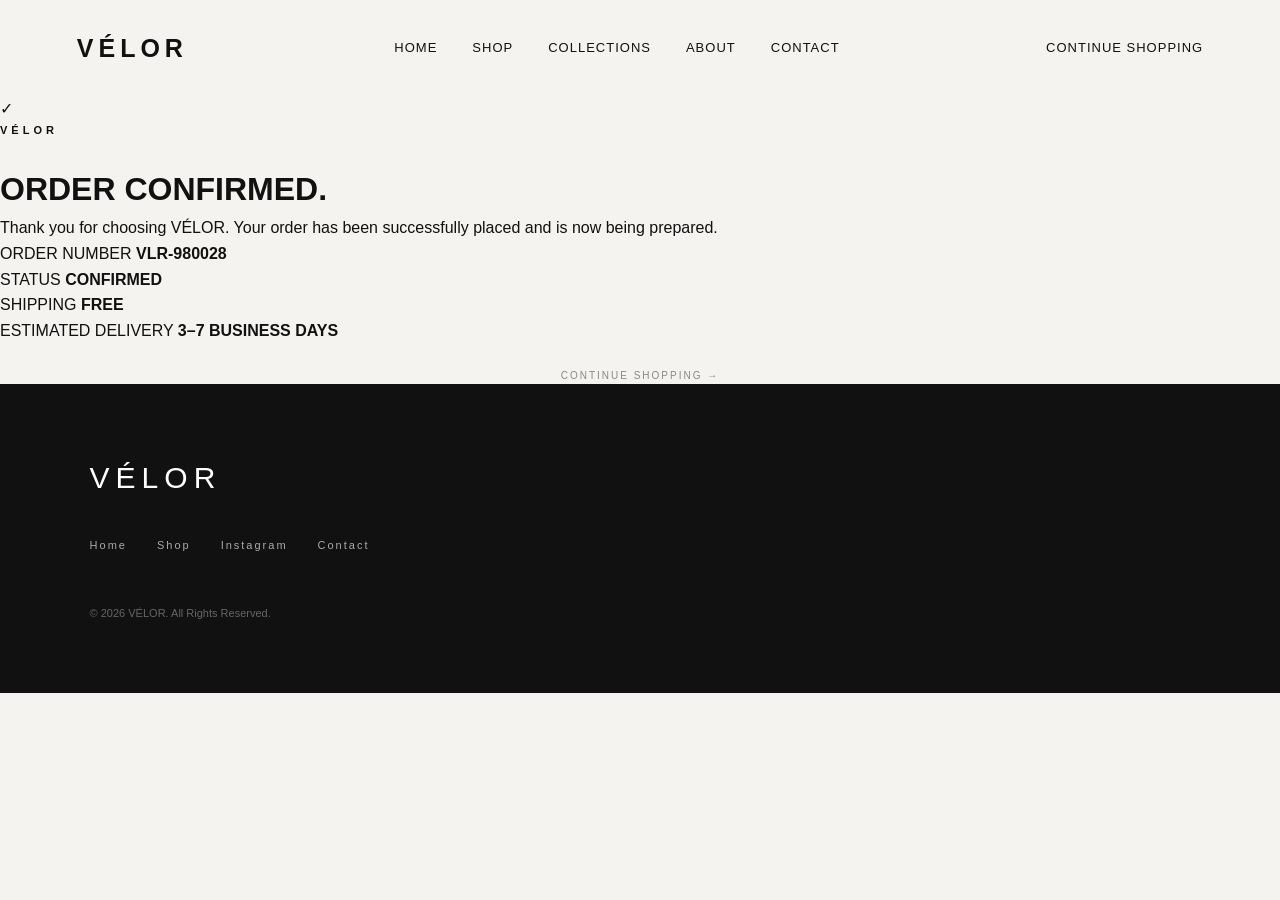
<file: WATCH STORE/order-successful.html>
<!DOCTYPE html>
<html lang="en">

<head>

    <meta charset="UTF-8">

    <meta name="viewport"
        content="width=device-width, initial-scale=1.0">

    <meta name="description"
        content="Your VÉLOR order has been confirmed.">

    <title>Order Confirmed | VÉLOR Watches</title>

    <link rel="stylesheet" href="style.css">

</head>


<body>


    <!-- ================= NAVIGATION ================= -->

    <header class="product-header">

        <nav>

            <a href="index.html" class="logo">
                VÉLOR
            </a>


            <div class="nav-links">

                <a href="index.html">
                    Home
                </a>

                <a href="shop.html">
                    Shop
                </a>

                <a href="#">
                    Collections
                </a>

                <a href="#">
                    About
                </a>

                <a href="#">
                    Contact
                </a>

            </div>


            <div class="nav-icons">

                <a href="shop.html">
                    Continue Shopping
                </a>

            </div>

        </nav>

    </header>



    <!-- ================= SUCCESS ================= -->

    <main class="success-page">


        <div class="success-icon">
            ✓
        </div>


        <p class="small-heading">
            VÉLOR
        </p>


        <h1>
            ORDER CONFIRMED.
        </h1>


        <p class="success-message">

            Thank you for choosing VÉLOR.
            Your order has been successfully placed
            and is now being prepared.

        </p>


        <div class="order-number">

            <span>
                ORDER NUMBER
            </span>

            <strong id="order-number">
                VLR-000000
            </strong>

        </div>


        <div class="success-details">


            <div>

                <span>
                    STATUS
                </span>

                <strong>
                    CONFIRMED
                </strong>

            </div>


            <div>

                <span>
                    SHIPPING
                </span>

                <strong>
                    FREE
                </strong>

            </div>


            <div>

                <span>
                    ESTIMATED DELIVERY
                </span>

                <strong>
                    3–7 BUSINESS DAYS
                </strong>

            </div>


        </div>


        <a
            href="shop.html"
            class="continue-shopping">

            CONTINUE SHOPPING →

        </a>


    </main>



    <!-- ================= FOOTER ================= -->

    <footer>

        <div class="footer-logo">
            VÉLOR
        </div>


        <div class="footer-links">

            <a href="index.html">
                Home
            </a>

            <a href="shop.html">
                Shop
            </a>

            <a href="#">
                Instagram
            </a>

            <a href="contact.html">
                Contact
            </a>

        </div>


        <p>
            © 2026 VÉLOR. All Rights Reserved.
        </p>

    </footer>



    <!-- ================= JAVASCRIPT ================= -->

    <script>

        function generateOrderNumber() {

            const randomNumber =
                Math.floor(
                    100000 + Math.random() * 900000
                );

            return "VLR-" + randomNumber;

        }


        document.getElementById(
            "order-number"
        ).textContent = generateOrderNumber();

    </script>


</body>

</html>
</file>
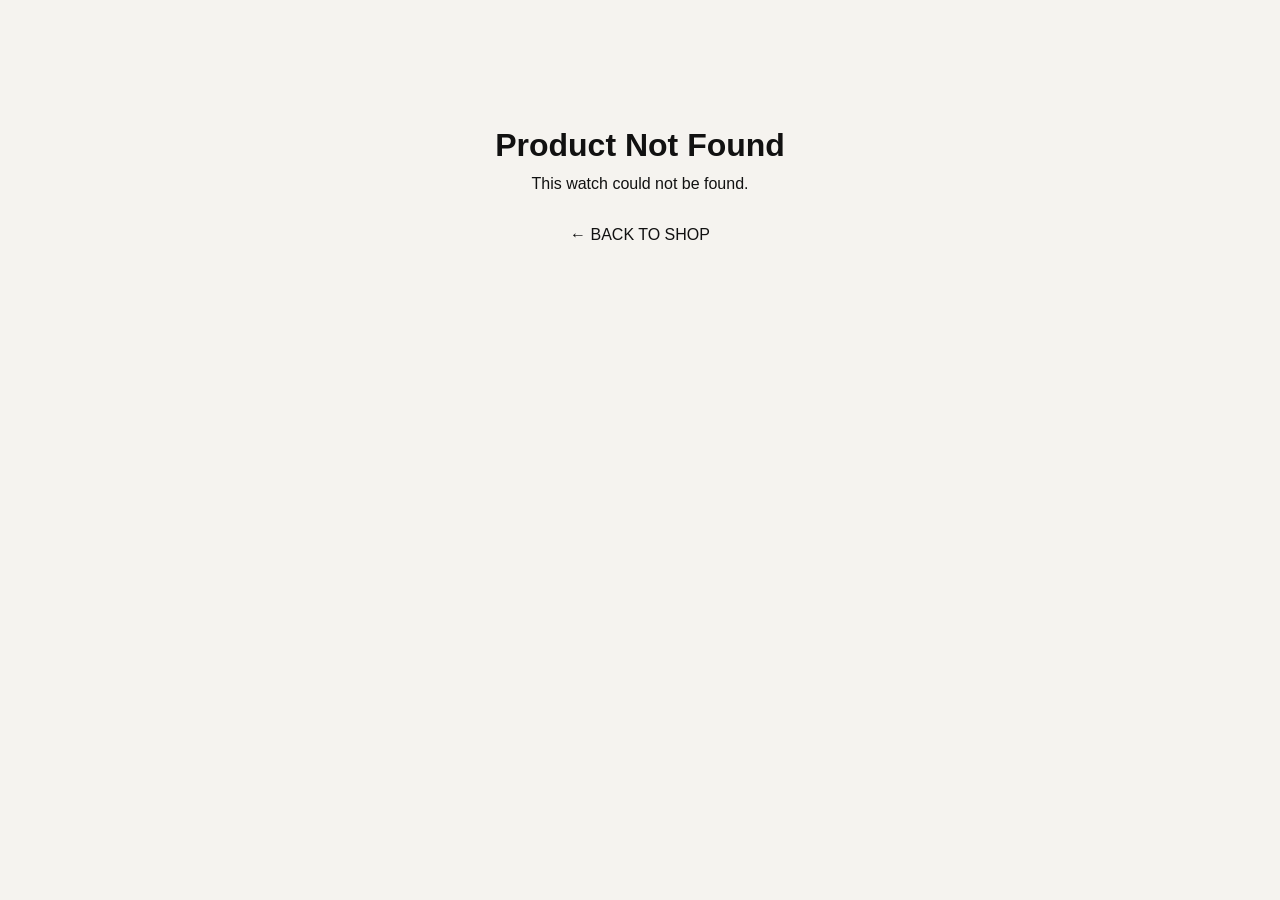
<file: WATCH STORE/product.html>
<!DOCTYPE html>
<html lang="en">

<head>

    <meta charset="UTF-8">

    <meta name="viewport"
        content="width=device-width, initial-scale=1.0">

    <meta name="description"
        content="INTIME — Premium multi-brand watches.">

    <title>Product | INTIME</title>

    <link rel="stylesheet" href="style.css">

</head>


<body>


<!-- ================= NAVIGATION ================= -->

<header>

    <nav>

        <a href="index.html" class="logo">
            INTIME
        </a>


        <div class="nav-links">

            <a href="index.html">
                Home
            </a>

            <a href="shop.html">
                Shop
            </a>

            <a href="brands.html">
                Brands
            </a>

            <a href="about.html">
                About
            </a>

            <a href="contact.html">
                Contact
            </a>

        </div>


        <div class="nav-icons">

            <a href="cart.html">
                Cart
                <span class="cart-count">0</span>
            </a>

        </div>

    </nav>

</header>



<!-- ================= PRODUCT ================= -->

<main>

<section class="product-detail">


    <!-- PRODUCT IMAGE -->

    <div class="product-gallery">

        <div class="product-main-image">

            <span
                class="product-badge"
                id="product-badge">
            </span>


            <img
                id="product-image"
                src=""
                alt="Watch">

        </div>

    </div>



    <!-- PRODUCT INFORMATION -->

    <div class="product-details">


        <p
            class="product-category"
            id="product-category">
        </p>


        <h1 id="product-name">
        </h1>


        <p
            class="product-price"
            id="product-price">
        </p>


        <div class="product-rating">

            <span>
                ★★★★★
            </span>

            <p>
                Premium Selection
            </p>

        </div>


        <div class="product-line">
        </div>


        <p
            class="product-description"
            id="product-description">
        </p>



        <!-- QUANTITY -->

        <div class="quantity-section">

            <p>
                QUANTITY
            </p>


            <div class="quantity">

                <button id="minus">
                    −
                </button>


                <span id="quantity">
                    1
                </span>


                <button id="plus">
                    +
                </button>

            </div>

        </div>



        <!-- ADD TO CART -->

        <button class="add-to-cart">
            ADD TO CART
        </button>


        <a
            href="cart.html"
            class="go-to-cart">

            GO TO CART →

        </a>



        <!-- BUY NOW -->

        <button class="buy-now">
            BUY IT NOW
        </button>



        <!-- DETAILS -->

        <div class="details-list">


            <div class="detail-row">

                <span>
                    Brand
                </span>

                <strong id="detail-brand">
                </strong>

            </div>


            <div class="detail-row">

                <span>
                    Category
                </span>

                <strong id="detail-category">
                </strong>

            </div>


            <div class="detail-row">

                <span>
                    Movement
                </span>

                <strong id="detail-movement">
                </strong>

            </div>


            <div class="detail-row">

                <span>
                    Collection
                </span>

                <strong>
                    INTIME EDIT
                </strong>

            </div>


            <div class="detail-row">

                <span>
                    Warranty
                </span>

                <strong>
                    Manufacturer Warranty
                </strong>

            </div>


        </div>


    </div>

</section>



<!-- ================= PRODUCT STORY ================= -->

<section class="product-story">

    <div>

        <p class="small-heading">
            INTIME SELECTION
        </p>

        <h2>
            Chosen for
            <br>
            <span>character.</span>
        </h2>

    </div>


    <p id="story-text">

        Every watch featured by INTIME is selected
        for its design, craftsmanship and character.

    </p>

</section>


</main>



<!-- ================= FOOTER ================= -->

<footer>

    <div class="footer-logo">
        INTIME
    </div>


    <div class="footer-links">

        <a href="index.html">
            Home
        </a>

        <a href="shop.html">
            Shop
        </a>

        <a href="brands.html">
            Brands
        </a>

        <a href="contact.html">
            Contact
        </a>

    </div>


    <p>
        © 2026 INTIME. All Rights Reserved.
    </p>

</footer>



<!-- ================= JAVASCRIPT ================= -->

<script>


/* =====================================================
   SINGLE WATCH DATABASE
===================================================== */

const watches = {


    /* ================= SEIKO ================= */

    "seiko-5-sports": {

        brand: "SEIKO",
        name: "Seiko 5 Sports",
        category: "SPORT",
        price: 35000,
        image: "images/seiko/seiko-5-sports.jpg",
        movement: "Automatic",
        badge: "POPULAR",

        description:
            "A versatile Japanese sports watch combining dependable performance with a distinctive everyday design."

    },


    "seiko-presage": {

        brand: "SEIKO",
        name: "Seiko Presage",
        category: "PREMIUM / DRESS",
        price: 55000,
        image: "images/seiko/seiko-presage.jpg",
        movement: "Automatic",
        badge: "POPULAR",

        description:
            "A refined Japanese timepiece combining traditional watchmaking aesthetics with modern reliability."

    },


    "seiko-prospex": {

        brand: "SEIKO",
        name: "Seiko Prospex",
        category: "SPORT / DIVER",
        price: 60000,
        image: "images/seiko/seiko-prospex.jpg",
        movement: "Automatic",
        badge: "SPORT",

        description:
            "A rugged sports watch designed around Seiko's reputation for durable and capable timepieces."

    },


    "seiko-essentials": {

        brand: "SEIKO",
        name: "Seiko Essentials",
        category: "EVERYDAY",
        price: 30000,
        image: "images/seiko/seiko-essentials.jpg",
        movement: "Quartz",
        badge: "EVERYDAY",

        description:
            "A clean everyday Seiko designed for simple styling and dependable daily wear."

    },


    /* ================= TISSOT ================= */

    "tissot-gentleman": {

        brand: "TISSOT",
        name: "Tissot Gentleman",
        category: "SWISS / PREMIUM",
        price: 75000,
        image: "images/tissot/tissot-gentleman.jpg",
        movement: "Automatic",
        badge: "PREMIUM",

        description:
            "A refined Swiss timepiece designed with elegant proportions and versatile everyday character."

    },


    "tissot-le-locle": {

        brand: "TISSOT",
        name: "Tissot Le Locle",
        category: "SWISS / CLASSIC",
        price: 70000,
        image: "images/tissot/tissot-le-locle.jpg",
        movement: "Automatic",
        badge: "CLASSIC",

        description:
            "A classic Swiss watch inspired by traditional watchmaking and elegant design."

    },


    "tissot-prx": {

        brand: "TISSOT",
        name: "Tissot PRX",
        category: "SWISS / SPORT",
        price: 75000,
        image: "images/tissot/tissot-prx.jpg",
        movement: "Automatic",
        badge: "POPULAR",

        description:
            "A modern Swiss timepiece inspired by integrated-bracelet designs and clean contemporary proportions."

    },


    "tissot-seastar": {

        brand: "TISSOT",
        name: "Tissot Seastar",
        category: "SWISS / SPORT",
        price: 65000,
        image: "images/tissot/tissot-seastar.jpg",
        movement: "Quartz",
        badge: "SPORT",

        description:
            "A sporty Swiss timepiece designed for active lifestyles with a bold and practical character."

    },


    /* ================= CITIZEN ================= */

    "citizen-eco-drive": {

        brand: "CITIZEN",
        name: "Citizen Eco-Drive",
        category: "ECO-DRIVE",
        price: 30000,
        image: "images/citizen/citizen-eco-drive.jpg",
        movement: "Eco-Drive",
        badge: "POPULAR",

        description:
            "A practical Citizen timepiece featuring dependable everyday styling and Eco-Drive technology."

    },


    "citizen-promaster": {

        brand: "CITIZEN",
        name: "Citizen Promaster",
        category: "SPORT / DIVER",
        price: 50000,
        image: "images/citizen/citizen-promaster.jpg",
        movement: "Eco-Drive",
        badge: "SPORT",

        description:
            "A capable sports timepiece combining functional design, durability and Citizen's distinctive technology."

    },


    "citizen-series-8": {

        brand: "CITIZEN",
        name: "Citizen Series 8",
        category: "PREMIUM",
        price: 85000,
        image: "images/citizen/citizen-series-8.jpg",
        movement: "Automatic",
        badge: "PREMIUM",

        description:
            "A sophisticated automatic watch combining contemporary styling with refined Japanese watchmaking."

    },


    "citizen-tsuyosa": {

        brand: "CITIZEN",
        name: "Citizen Tsuyosa",
        category: "ACCESSIBLE LUXURY",
        price: 45000,
        image: "images/citizen/citizen-tsuyosa.jpg",
        movement: "Automatic",
        badge: "POPULAR",

        description:
            "A contemporary automatic watch with a distinctive integrated-bracelet aesthetic and refined proportions."

    },


    /* ================= CASIO ================= */

    "casio-edifice": {

        brand: "CASIO",
        name: "Casio Edifice",
        category: "EVERYDAY",
        price: 12000,
        image: "images/casio/casio-edifice.jpg",
        movement: "Quartz",
        badge: "POPULAR",

        description:
            "A sporty Casio combining contemporary design with everyday practicality."

    },


    "casio-enticer": {

        brand: "CASIO",
        name: "Casio Enticer",
        category: "CLASSIC",
        price: 8000,
        image: "images/casio/casio-enticer.jpg",
        movement: "Quartz",
        badge: "CLASSIC",

        description:
            "A clean classic Casio designed for reliable everyday use."

    },


    "casio-gshock": {

        brand: "CASIO",
        name: "G-Shock",
        category: "SPORT",
        price: 15000,
        image: "images/casio/casio-gshock.jpg",
        movement: "Quartz",
        badge: "BESTSELLER",

        description:
            "A legendary everyday sports watch built around durability, functionality and unmistakable design."

    },


    "casio-vintage": {

        brand: "CASIO",
        name: "Casio Vintage",
        category: "RETRO",
        price: 6000,
        image: "images/casio/casio-vintage.jpg",
        movement: "Quartz",
        badge: "RETRO",

        description:
            "A retro-inspired Casio combining iconic styling with practical everyday functionality."

    },


    /* ================= ORIENT ================= */

    "orient-bambino": {

        brand: "ORIENT",
        name: "Orient Bambino",
        category: "CLASSIC",
        price: 35000,
        image: "images/orient/orient-bambino.jpg",
        movement: "Automatic",
        badge: "CLASSIC",

        description:
            "A refined Japanese classic known for its elegant dial and traditional styling."

    },


    "orient-contempo": {

        brand: "ORIENT",
        name: "Orient Contempo",
        category: "CLASSIC",
        price: 30000,
        image: "images/orient/orient-contempo.jpg",
        movement: "Automatic",
        badge: "CLASSIC",

        description:
            "A modern Japanese automatic watch with clean and versatile styling."

    },


    "orient-mako": {

        brand: "ORIENT",
        name: "Orient Mako",
        category: "SPORT / DIVER",
        price: 32000,
        image: "images/orient/orient-mako.jpg",
        movement: "Automatic",
        badge: "SPORT",

        description:
            "A capable Japanese sports watch designed around a bold diver-inspired aesthetic."

    },


    "orient-kamasu": {

        brand: "ORIENT",
        name: "Orient Kamasu",
        category: "SPORT / DIVER",
        price: 40000,
        image: "images/orient/orienty-kamasu.jpg",
        movement: "Automatic",
        badge: "SPORT",

        description:
            "A rugged Japanese automatic diver-inspired watch with a strong everyday presence."

    },


    /* ================= FOSSIL ================= */

    "fossil-fenmore": {

        brand: "FOSSIL",
        name: "Fossil Fenmore",
        category: "FASHION",
        price: 18000,
        image: "images/fossil/fossil-fenmore.jpg",
        movement: "Quartz",
        badge: "STYLE",

        description:
            "A contemporary Fossil timepiece combining modern fashion styling with everyday versatility."

    },


    "fossil-grant": {

        brand: "FOSSIL",
        name: "Fossil Grant",
        category: "CLASSIC",
        price: 16000,
        image: "images/fossil/fossil-grant.jpg",
        movement: "Quartz",
        badge: "CLASSIC",

        description:
            "A classic Fossil design combining traditional styling with modern everyday wearability."

    },


    "fossil-machine": {

        brand: "FOSSIL",
        name: "Fossil Machine",
        category: "SPORT / FASHION",
        price: 20000,
        image: "images/fossil/fossil-machine.jpg",
        movement: "Quartz",
        badge: "SPORT",

        description:
            "A bold Fossil timepiece designed around rugged styling and contemporary fashion."

    },


    "fossil-neutra": {

        brand: "FOSSIL",
        name: "Fossil Neutra",
        category: "MINIMAL",
        price: 17000,
        image: "images/fossil/fossil-neutra.jpg",
        movement: "Quartz",
        badge: "MINIMAL",

        description:
            "A minimalist Fossil watch with clean proportions and versatile everyday styling."

    }

};



/* =====================================================
   GET PRODUCT ID
===================================================== */

const urlParams =
    new URLSearchParams(
        window.location.search
    );

const productID =
    urlParams.get("id");

const product =
    watches[productID];



/* =====================================================
   PRODUCT NOT FOUND
===================================================== */

if (!product) {

    document.body.innerHTML = `

        <div style="
            text-align:center;
            padding:120px 20px;
        ">

            <h1>Product Not Found</h1>

            <p>
                This watch could not be found.
            </p>

            <br>

            <a href="shop.html">
                ← BACK TO SHOP
            </a>

        </div>

    `;

}



/* =====================================================
   DISPLAY PRODUCT
===================================================== */

else {

    document.title =
        product.name + " | INTIME";


    document.getElementById(
        "product-name"
    ).textContent =
        product.name;


    document.getElementById(
        "product-category"
    ).textContent =
        product.category;


    document.getElementById(
        "product-price"
    ).textContent =
        "₹" +
        product.price.toLocaleString("en-IN");


    document.getElementById(
        "product-description"
    ).textContent =
        product.description;


    document.getElementById(
        "product-image"
    ).src =
        product.image;


    document.getElementById(
        "product-image"
    ).alt =
        product.name;


    document.getElementById(
        "product-badge"
    ).textContent =
        product.badge;


    document.getElementById(
        "detail-brand"
    ).textContent =
        product.brand;


    document.getElementById(
        "detail-category"
    ).textContent =
        product.category;


    document.getElementById(
        "detail-movement"
    ).textContent =
        product.movement;


    document.getElementById(
        "story-text"
    ).textContent =
        product.name +
        " is part of the INTIME selection — chosen for its design, character and place within modern watch culture.";

}



/* =====================================================
   QUANTITY
===================================================== */

let quantity = 1;


const minusButton =
    document.getElementById("minus");

const plusButton =
    document.getElementById("plus");

const quantityDisplay =
    document.getElementById("quantity");


plusButton.addEventListener(
    "click",
    function() {

        quantity++;

        quantityDisplay.textContent =
            quantity;

    }
);


minusButton.addEventListener(
    "click",
    function() {

        if (quantity > 1) {

            quantity--;

            quantityDisplay.textContent =
                quantity;

        }

    }
);



/* =====================================================
   ADD TO CART
===================================================== */

const addToCartButton =
    document.querySelector(
        ".add-to-cart"
    );


addToCartButton.addEventListener(
    "click",
    function() {

        if (!product) return;


        let cart =
            JSON.parse(
                localStorage.getItem(
                    "velorCart"
                )
            ) || [];


        const existingProduct =
            cart.find(function(item) {

                return item.id === productID;

            });


        if (existingProduct) {

            existingProduct.quantity +=
                quantity;

        }

        else {

            cart.push({

                id: productID,

                brand: product.brand,

                name: product.name,

                price: product.price,

                image: product.image,

                quantity: quantity

            });

        }


        localStorage.setItem(
            "velorCart",
            JSON.stringify(cart)
        );


        addToCartButton.textContent =
            "ADDED TO CART ✓";


        document.querySelector(
            ".go-to-cart"
        ).style.display =
            "block";


        updateCartCount();

    }
);



/* =====================================================
   BUY NOW
===================================================== */

const buyNowButton =
    document.querySelector(
        ".buy-now"
    );


buyNowButton.addEventListener(
    "click",
    function() {

        if (!product) return;


        let cart =
            JSON.parse(
                localStorage.getItem(
                    "velorCart"
                )
            ) || [];


        const existingProduct =
            cart.find(function(item) {

                return item.id === productID;

            });


        if (existingProduct) {

            existingProduct.quantity +=
                quantity;

        }

        else {

            cart.push({

                id: productID,

                brand: product.brand,

                name: product.name,

                price: product.price,

                image: product.image,

                quantity: quantity

            });

        }


        localStorage.setItem(
            "velorCart",
            JSON.stringify(cart)
        );


        window.location.href =
            "cart.html";

    }
);



/* =====================================================
   CART COUNT
===================================================== */

function updateCartCount() {

    const cart =
        JSON.parse(
            localStorage.getItem(
                "velorCart"
            )
        ) || [];


    const totalQuantity =
        cart.reduce(
            function(total, item) {

                return total +
                    Number(item.quantity);

            },
            0
        );


    document
        .querySelectorAll(".cart-count")
        .forEach(function(counter) {

            counter.textContent =
                totalQuantity;

        });

}


updateCartCount();


</script>


</body>

</html>
</file>
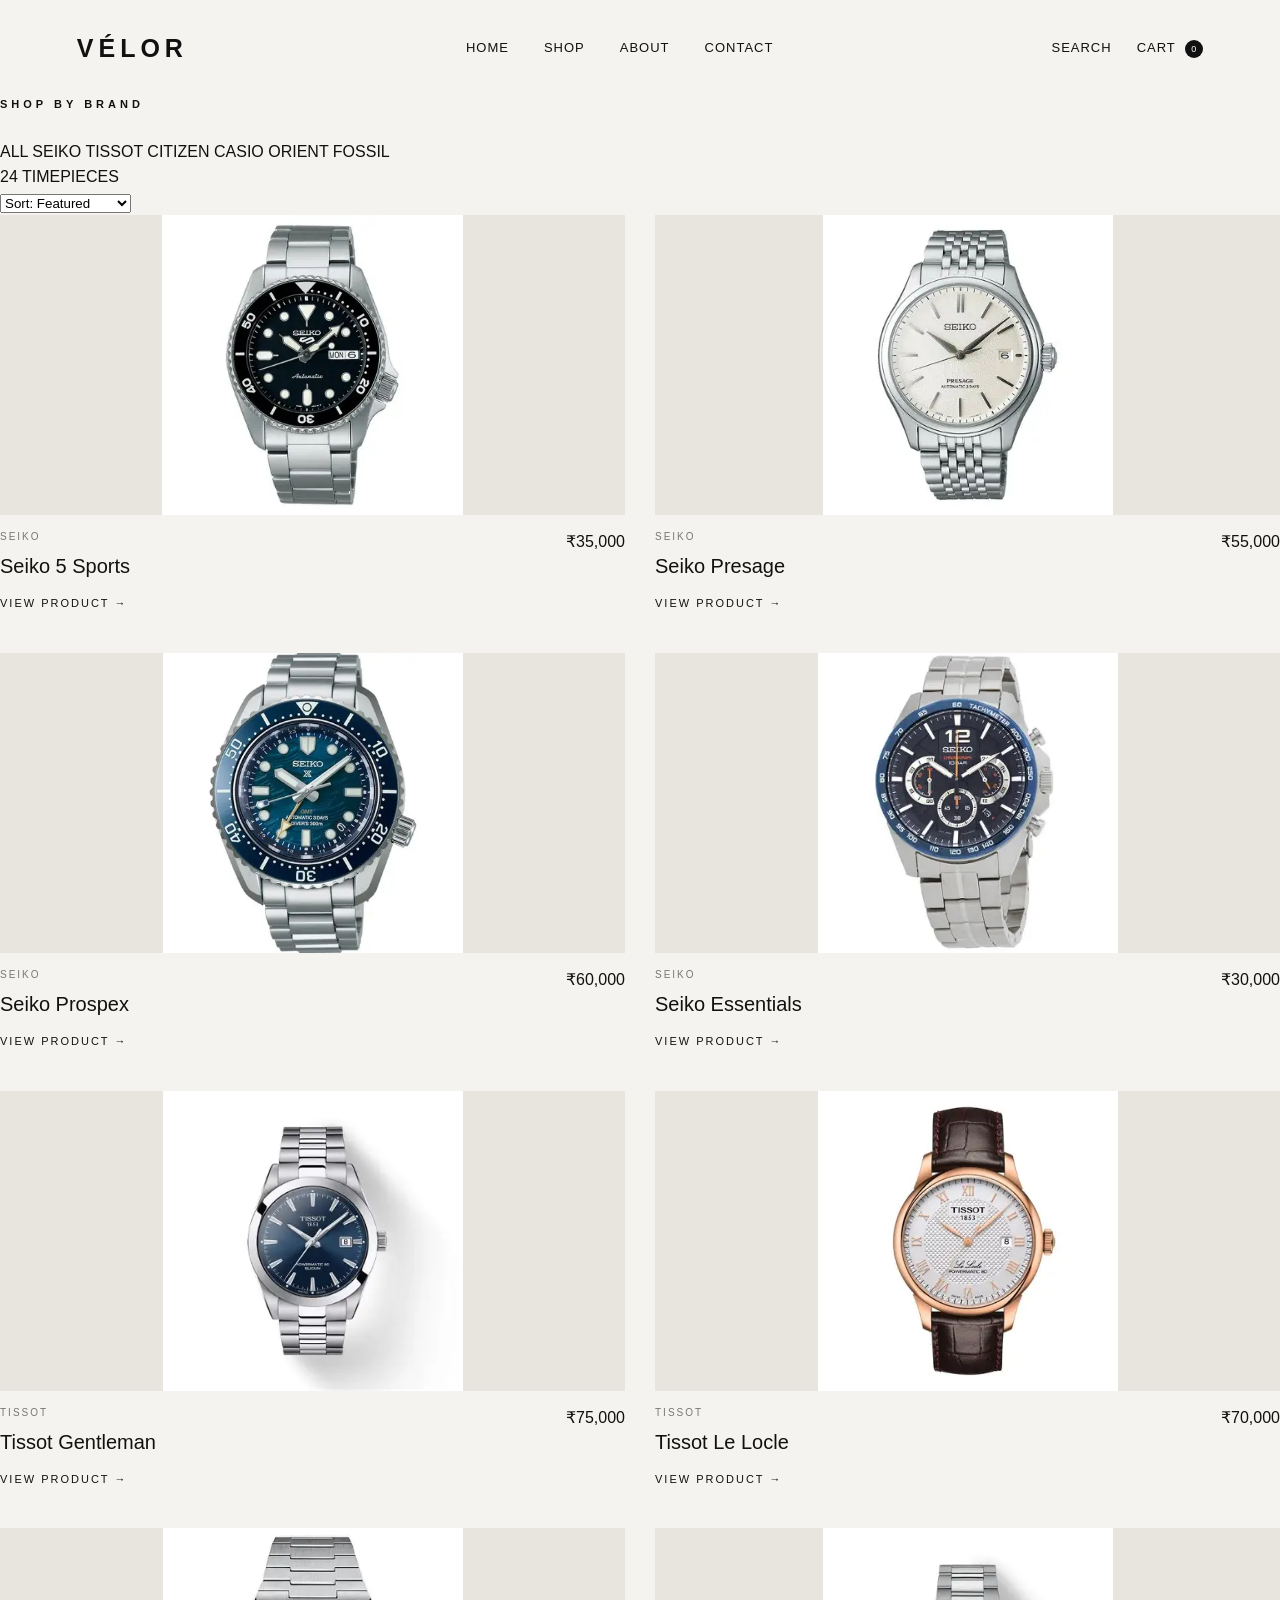
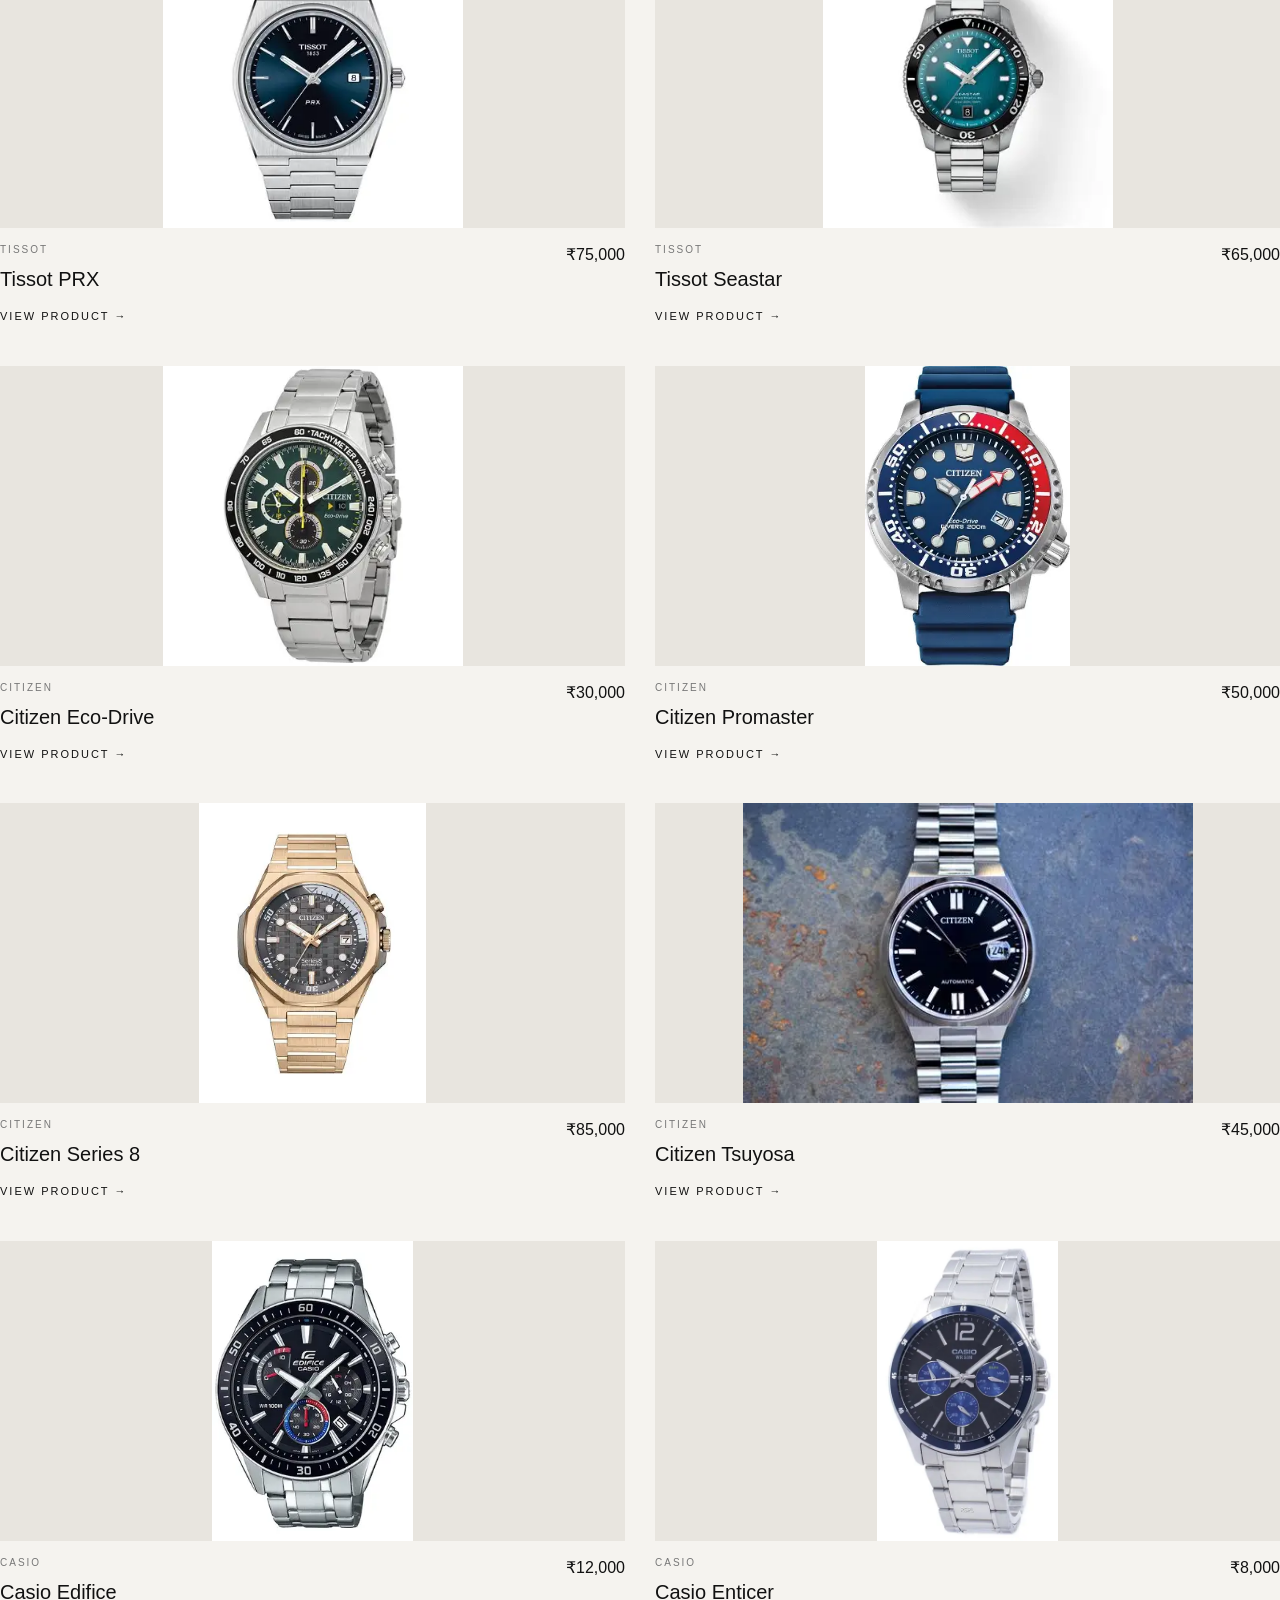
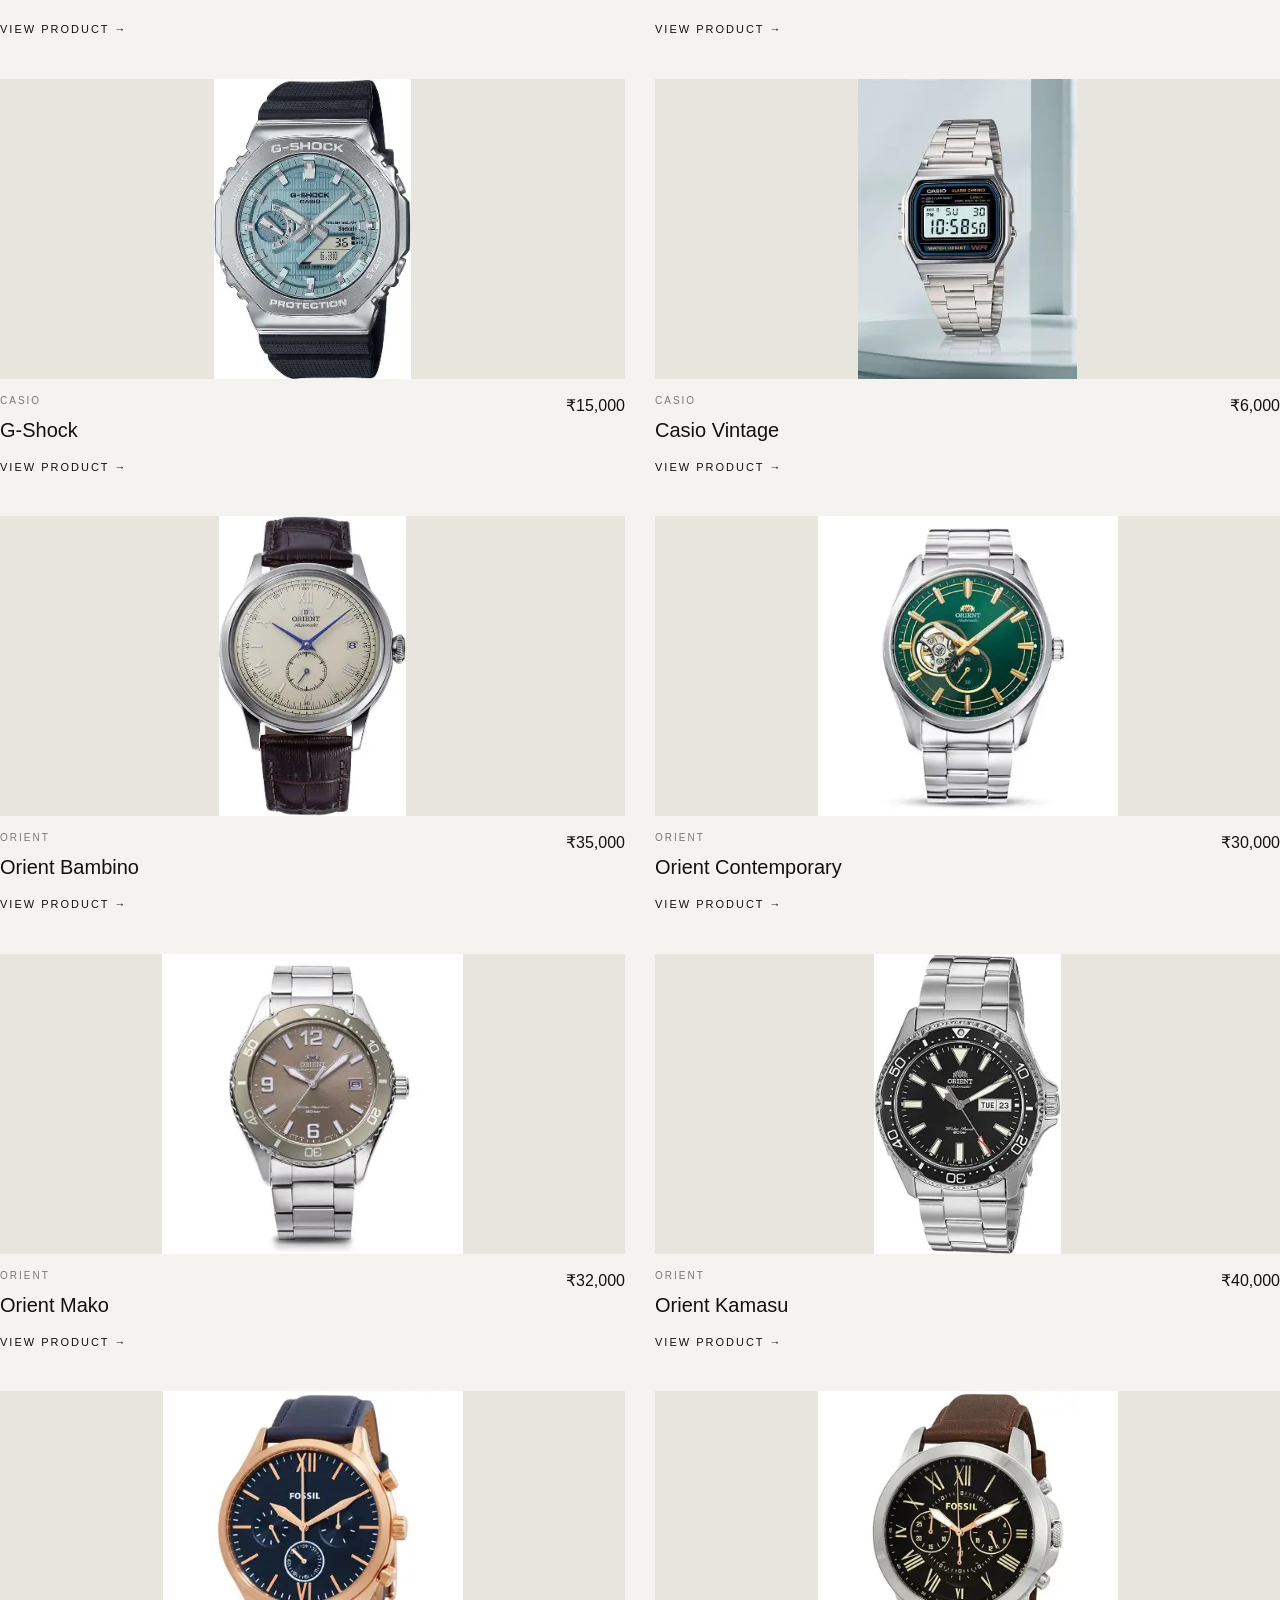
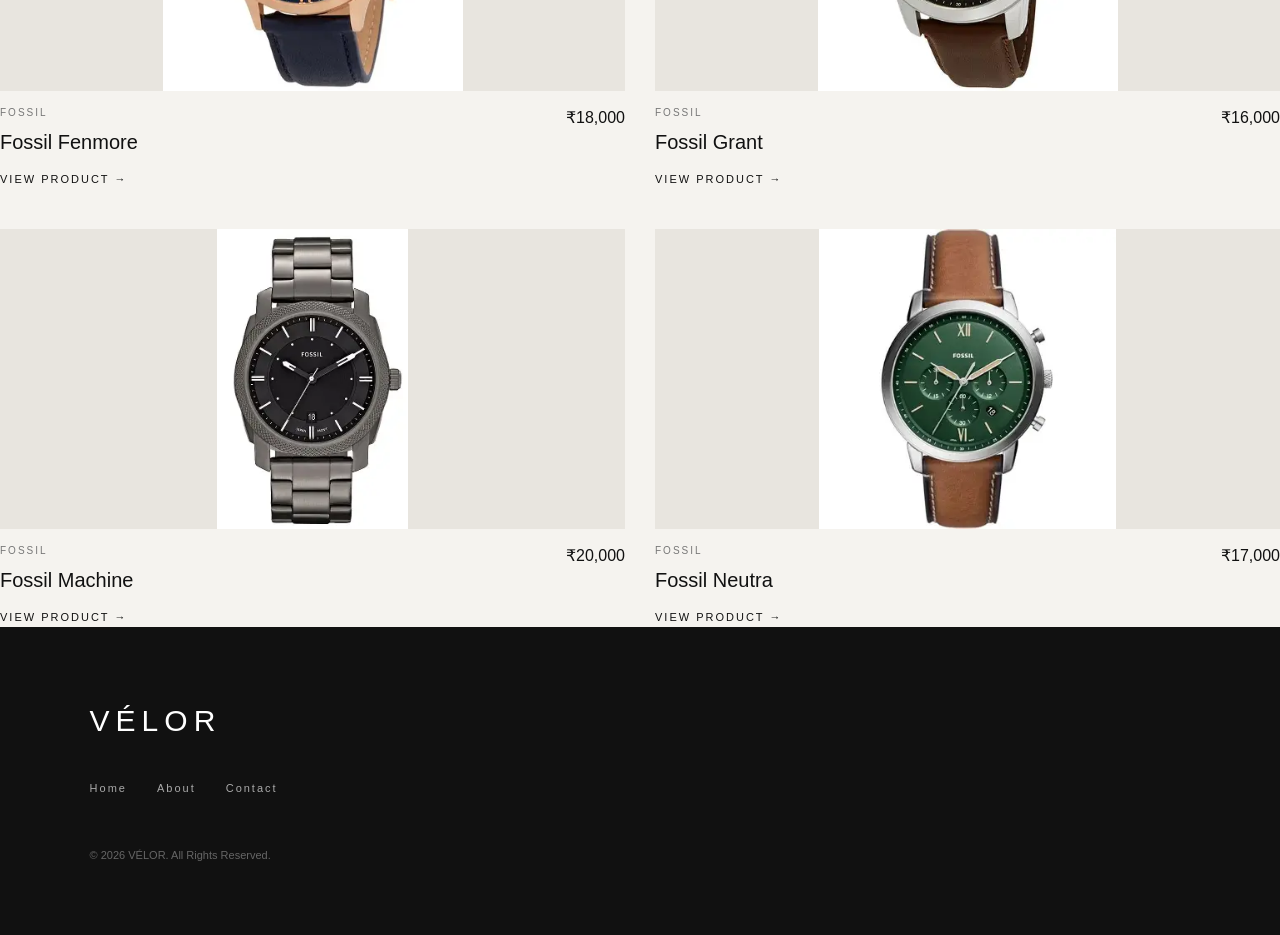
<file: WATCH STORE/shop.html>
<!DOCTYPE html>
<html lang="en">

<head>

    <meta charset="UTF-8">

    <meta name="viewport" content="width=device-width, initial-scale=1.0">

    <meta name="description"
        content="VÉLOR — Multi-brand watch store.">

    <title>Shop | VÉLOR</title>

    <link rel="stylesheet" href="style.css">

</head>


<body>


<!-- ================= NAVIGATION ================= -->

<header class="shop-header">

    <nav>

        <a href="index.html" class="logo">
            VÉLOR
        </a>


        <div class="nav-links">

            <a href="index.html">
                Home
            </a>

            <a href="shop.html">
                Shop
            </a>

            <a href="about.html">
                About
            </a>

            <a href="contact.html">
                Contact
            </a>

        </div>


        <div class="nav-icons">

            <a href="search.html">
                Search
            </a>

            <a href="cart.html">
                Cart
                <span class="cart-count">0</span>
            </a>

        </div>

    </nav>

</header>



<!-- ================= BRAND FILTER ================= -->

<section class="brand-filter">

    <p class="small-heading">
        SHOP BY BRAND
    </p>


    <div class="brand-filter-links">

    <a href="shop.html">
        ALL
    </a>

    <a href="shop.html?brand=seiko">
        SEIKO
    </a>

    <a href="shop.html?brand=tissot">
        TISSOT
    </a>

    <a href="shop.html?brand=citizen">
        CITIZEN
    </a>

    <a href="shop.html?brand=casio">
        CASIO
    </a>

    <a href="shop.html?brand=orient">
        ORIENT
    </a>

    <a href="shop.html?brand=fossil">
        FOSSIL
    </a>

</div>

</section>



<!-- ================= SHOP ================= -->

<main class="shop-container">


    <div class="shop-top">

        <p id="product-count">
            WATCHES
        </p>


        <select id="sort-products">

            <option value="featured">
                Sort: Featured
            </option>

            <option value="low">
                Price: Low to High
            </option>

            <option value="high">
                Price: High to Low
            </option>

        </select>

    </div>



    <!-- PRODUCTS -->

    <div
        class="shop-products"
        id="products-container">
    </div>


</main>



<!-- ================= FOOTER ================= -->

<footer>

    <div class="footer-logo">
        VÉLOR
    </div>


    <div class="footer-links">

        <a href="index.html">
            Home
        </a>

        <a href="about.html">
            About
        </a>

        <a href="contact.html">
            Contact
        </a>

    </div>


    <p>
        © 2026 VÉLOR. All Rights Reserved.
    </p>

</footer>



<!-- ================= JAVASCRIPT ================= -->

<script>
const watches = [

    {
        id: "seiko-5-sports",
        brand: "seiko",
        name: "Seiko 5 Sports",
        category: "SPORT",
        price: 35000,
        image: "images/seiko/seiko-5-sports.jpg"
    },

    {
        id: "seiko-presage",
        brand: "seiko",
        name: "Seiko Presage",
        category: "PREMIUM",
        price: 55000,
        image: "images/seiko/seiko-presage.jpg"
    },

    {
        id: "seiko-prospex",
        brand: "seiko",
        name: "Seiko Prospex",
        category: "SPORT",
        price: 60000,
        image: "images/seiko/seiko-prospex.jpg"
    },

    {
        id: "seiko-essentials",
        brand: "seiko",
        name: "Seiko Essentials",
        category: "EVERYDAY",
        price: 30000,
        image: "images/seiko/seiko-essentials.jpg"
    },

    {
        id: "tissot-gentleman",
        brand: "tissot",
        name: "Tissot Gentleman",
        category: "SWISS / PREMIUM",
        price: 75000,
        image: "images/tissot/tissot-gentleman.jpg"
    },

    {
        id: "tissot-le-locle",
        brand: "tissot",
        name: "Tissot Le Locle",
        category: "SWISS / CLASSIC",
        price: 70000,
        image: "images/tissot/tissot-le-locle.jpg"
    },

    {
        id: "tissot-pxr",
        brand: "tissot",
        name: "Tissot PRX",
        category: "SWISS / SPORT",
        price: 75000,
        image: "images/tissot/tissot-pxr.jpg"
    },

    {
        id: "tissot-seastar",
        brand: "tissot",
        name: "Tissot Seastar",
        category: "SWISS / SPORT",
        price: 65000,
        image: "images/tissot/tissot-seastar.jpg"
    },

    {
        id: "citizen-eco-drive",
        brand: "citizen",
        name: "Citizen Eco-Drive",
        category: "ECO-DRIVE",
        price: 30000,
        image: "images/citizen/citizen-eco-drive.jpg"
    },

    {
        id: "citizen-promaster",
        brand: "citizen",
        name: "Citizen Promaster",
        category: "SPORT / DIVER",
        price: 50000,
        image: "images/citizen/citizen-promaster.jpg"
    },

    {
        id: "citizen-series-8",
        brand: "citizen",
        name: "Citizen Series 8",
        category: "PREMIUM",
        price: 85000,
        image: "images/citizen/citizen-series-8.jpg"
    },

    {
        id: "citizen-tsuyosa",
        brand: "citizen",
        name: "Citizen Tsuyosa",
        category: "ACCESSIBLE LUXURY",
        price: 45000,
        image: "images/citizen/citizen-tsuyosa.jpg"
    },

    {
        id: "casio-edifice",
        brand: "casio",
        name: "Casio Edifice",
        category: "EVERYDAY",
        price: 12000,
        image: "images/casio/casio-edifice.jpg"
    },

    {
        id: "casio-enticer",
        brand: "casio",
        name: "Casio Enticer",
        category: "CLASSIC",
        price: 8000,
        image: "images/casio/casio-enticer.jpg"
    },

    {
        id: "casio-gshock",
        brand: "casio",
        name: "G-Shock",
        category: "SPORT",
        price: 15000,
        image: "images/casio/casio-gshock.jpg"
    },

    {
        id: "casio-vintage",
        brand: "casio",
        name: "Casio Vintage",
        category: "RETRO",
        price: 6000,
        image: "images/casio/casio-vintage.jpg"
    },

    {
        id: "orient-bambino",
        brand: "orient",
        name: "Orient Bambino",
        category: "CLASSIC",
        price: 35000,
        image: "images/orient/orient-bambino.jpg"
    },

    {
        id: "orient-contemporary",
        brand: "orient",
        name: "Orient Contemporary",
        category: "CLASSIC",
        price: 30000,
        image: "images/orient/orient-contemporary.jpg"
    },

    {
        id: "orient-mako",
        brand: "orient",
        name: "Orient Mako",
        category: "SPORT / DIVER",
        price: 32000,
        image: "images/orient/orient-mako.jpg"
    },

    {
        id: "orient-kamasu",
        brand: "orient",
        name: "Orient Kamasu",
        category: "SPORT / DIVER",
        price: 40000,
        image: "images/orient/orienty-kamasu.jpg"
    },

    {
        id: "fossil-fenmore",
        brand: "fossil",
        name: "Fossil Fenmore",
        category: "FASHION",
        price: 18000,
        image: "images/fossil/fossil-fenmore.jpg"
    },

    {
        id: "fossil-grant",
        brand: "fossil",
        name: "Fossil Grant",
        category: "CLASSIC",
        price: 16000,
        image: "images/fossil/fossil-grant.jpg"
    },

    {
        id: "fossil-machine",
        brand: "fossil",
        name: "Fossil Machine",
        category: "SPORT / FASHION",
        price: 20000,
        image: "images/fossil/fossil-machine.jpg"
    },

    {
        id: "fossil-neutra",
        brand: "fossil",
        name: "Fossil Neutra",
        category: "MINIMAL",
        price: 17000,
        image: "images/fossil/fossil-neutra.jpg"
    }
];


const params = new URLSearchParams(window.location.search);

const selectedBrand =
    (params.get("brand") || "").toLowerCase().trim();


const productsContainer =
    document.getElementById("products-container");


let displayedWatches = watches;


if (selectedBrand) {

    displayedWatches = watches.filter(function(watch) {

        return watch.brand === selectedBrand;

    });

}


function displayProducts(products) {

    productsContainer.innerHTML = "";

    products.forEach(function(watch) {

        const productCard =
            document.createElement("article");

        productCard.className = "shop-product";

        productCard.innerHTML = `

            <div class="shop-product-image">

                <img
                    src="${watch.image}"
                    alt="${watch.name}"
                >

            </div>

            <div class="shop-product-info">

                <div>

                    <p class="category">
                        ${watch.brand.toUpperCase()}
                    </p>

                    <h2>
                        ${watch.name}
                    </h2>

                </div>

                <p class="shop-price">
                    ₹${watch.price.toLocaleString("en-IN")}
                </p>

            </div>

            <a
                href="product.html?id=${watch.id}"
                class="view-product">

                VIEW PRODUCT →

            </a>
        `;

        productsContainer.appendChild(productCard);

    });


    document.getElementById("product-count").textContent =
        products.length + " TIMEPIECES";

}


displayProducts(displayedWatches);


document
    .getElementById("sort-products")
    .addEventListener("change", function() {

        let sorted = [...displayedWatches];

        if (this.value === "low") {

            sorted.sort(function(a, b) {
                return a.price - b.price;
            });

        }

        if (this.value === "high") {

            sorted.sort(function(a, b) {
                return b.price - a.price;
            });

        }

        displayProducts(sorted);

    });


function updateCartCount() {

    const cart =
        JSON.parse(localStorage.getItem("velorCart")) || [];

    const totalQuantity =
        cart.reduce(function(total, product) {

            return total + product.quantity;

        }, 0);

    document
        .querySelectorAll(".cart-count")
        .forEach(function(counter) {

            counter.textContent = totalQuantity;

        });

}


updateCartCount();

</script>

</body>

</html>
</file>
<file: WATCH STORE/style.css>
/* =====================================================
   GLOBAL
===================================================== */

* {
    margin: 0;
    padding: 0;
    box-sizing: border-box;
}

html {
    scroll-behavior: smooth;
}

body {
    font-family: Arial, Helvetica, sans-serif;
    background: #f5f3ef;
    color: #111;
    line-height: 1.6;
}

a {
    color: inherit;
    text-decoration: none;
}

img {
    width: 100%;
    display: block;
}


/* =====================================================
   NAVIGATION
===================================================== */

header {
    width: 100%;
    padding: 28px 6%;
    background: #f5f3ef;
}

nav {
    display: flex;
    align-items: center;
    justify-content: space-between;
}

.logo {
    font-size: 25px;
    font-weight: 700;
    letter-spacing: 5px;
}

.nav-links {
    display: flex;
    gap: 35px;
}

.nav-links a,
.nav-icons a {
    font-size: 13px;
    letter-spacing: 1px;
    text-transform: uppercase;
    transition: 0.3s;
}

.nav-links a:hover,
.nav-icons a:hover {
    opacity: 0.5;
}

.nav-icons {
    display: flex;
    gap: 25px;
}


/* =====================================================
   HERO
===================================================== */

.hero {
    min-height: 720px;
    padding: 80px 7%;
    display: grid;
    grid-template-columns: 1fr 1fr;
    align-items: center;
    gap: 80px;
}

.hero-text {
    max-width: 620px;
}

.small-heading {
    font-size: 11px;
    letter-spacing: 4px;
    font-weight: 600;
    margin-bottom: 25px;
}

.hero h1 {
    font-size: clamp(60px, 8vw, 110px);
    line-height: 0.9;
    letter-spacing: -5px;
    font-weight: 500;
}

.hero h1 span,
.section-title span,
.about-text span {
    font-style: italic;
}

.description {
    max-width: 400px;
    margin: 35px 0;
    font-size: 16px;
    color: #666;
}

.shop-button {
    display: inline-block;
    padding: 16px 30px;
    background: #111;
    color: white;
    font-size: 12px;
    letter-spacing: 2px;
    transition: 0.3s;
}

.shop-button:hover {
    transform: translateY(-3px);
    background: #333;
}

.hero-image {
    height: 600px;
    overflow: hidden;
}

.hero-image img {
    height: 100%;
    object-fit: cover;
}


/* =====================================================
   SECTION TITLES
===================================================== */

.section-title {
    margin-bottom: 60px;
}

.section-title h2 {
    font-size: clamp(45px, 6vw, 75px);
    line-height: 0.95;
    font-weight: 500;
    letter-spacing: -3px;
}


/* =====================================================
   BRANDS
===================================================== */

.brands {
    padding: 120px 7%;
    background: #111;
    color: white;
}

.brands .small-heading {
    color: #aaa;
}

.brand-grid {
    display: grid;
    grid-template-columns: repeat(3, 1fr);
    border-top: 1px solid #444;
}

.brand-card {
    min-height: 260px;
    padding: 35px;
    border-right: 1px solid #444;
    border-bottom: 1px solid #444;
    display: flex;
    flex-direction: column;
    justify-content: space-between;
    transition: 0.4s;
}

.brand-card:nth-child(3n) {
    border-right: none;
}

.brand-card:hover {
    background: #1d1d1d;
    transform: translateY(-5px);
}

.brand-number {
    font-size: 11px;
    color: #777;
    letter-spacing: 2px;
}

.brand-card h3 {
    font-size: 32px;
    letter-spacing: 3px;
    font-weight: 500;
}

.brand-card p {
    color: #999;
    font-size: 14px;
}

.brand-card span {
    font-size: 11px;
    letter-spacing: 2px;
}


/* =====================================================
   FEATURED COLLECTION
===================================================== */

.collection {
    padding: 120px 7%;
}

.products {
    display: grid;
    grid-template-columns: repeat(3, 1fr);
    gap: 30px;
}

.product-card {
    display: block;
}

.product-image {
    position: relative;
    height: 450px;
    overflow: hidden;
    background: #e8e5df;
}

.product-image img {
    height: 100%;
    object-fit: cover;
    transition: 0.5s;
}

.product-card:hover .product-image img {
    transform: scale(1.04);
}

.product-label {
    position: absolute;
    top: 18px;
    left: 18px;
    z-index: 2;
    background: #111;
    color: white;
    padding: 7px 12px;
    font-size: 9px;
    letter-spacing: 2px;
}

.category {
    margin-top: 22px;
    font-size: 10px;
    letter-spacing: 3px;
    color: #777;
}

.product-card h3 {
    margin-top: 6px;
    font-size: 22px;
    font-weight: 500;
}

.price {
    margin-top: 8px;
    font-size: 14px;
}

.collection-button {
    margin-top: 55px;
    text-align: center;
}

.collection-button a {
    border-bottom: 1px solid #111;
    padding-bottom: 8px;
    font-size: 11px;
    letter-spacing: 2px;
}


/* =====================================================
   PRICE RANGE
===================================================== */

.price-section {
    padding: 120px 7%;
    background: #e7e3dc;
}

.price-grid {
    display: grid;
    grid-template-columns: repeat(3, 1fr);
    border-top: 1px solid #aaa;
}

.price-card {
    padding: 40px 30px;
    min-height: 220px;
    border-right: 1px solid #aaa;
    border-bottom: 1px solid #aaa;
    transition: 0.3s;
}

.price-card:last-child {
    border-right: none;
}

.price-card:hover {
    background: #f5f3ef;
}

.price-card p {
    font-size: 11px;
    color: #777;
    margin-bottom: 45px;
}

.price-card h3 {
    font-size: 23px;
    font-weight: 500;
}

.price-card span {
    display: block;
    margin-top: 30px;
    font-size: 10px;
    letter-spacing: 2px;
}


/* =====================================================
   ABOUT
===================================================== */

.about {
    padding: 120px 7%;
    display: grid;
    grid-template-columns: 1fr 1fr;
    gap: 90px;
    align-items: center;
}

.about-image {
    height: 600px;
    overflow: hidden;
}

.about-image img {
    height: 100%;
    object-fit: cover;
}

.about-text h2 {
    font-size: clamp(45px, 6vw, 75px);
    line-height: 0.95;
    font-weight: 500;
    letter-spacing: -3px;
}

.about-text > p:not(.small-heading) {
    max-width: 500px;
    margin: 35px 0;
    color: #666;
}

.about-text a {
    font-size: 11px;
    letter-spacing: 2px;
    border-bottom: 1px solid #111;
    padding-bottom: 7px;
}


/* =====================================================
   FOOTER
===================================================== */

footer {
    padding: 70px 7%;
    background: #111;
    color: white;
}

.footer-logo {
    font-size: 30px;
    letter-spacing: 6px;
    margin-bottom: 35px;
}

.footer-links {
    display: flex;
    gap: 30px;
    flex-wrap: wrap;
}

.footer-links a {
    font-size: 11px;
    letter-spacing: 2px;
    color: #aaa;
}

footer p {
    margin-top: 50px;
    font-size: 11px;
    color: #666;
}


/* =====================================================
   CART COUNT
===================================================== */

.cart-count {
    display: inline-flex;
    align-items: center;
    justify-content: center;
    min-width: 18px;
    height: 18px;
    padding: 0 5px;
    margin-left: 5px;
    border-radius: 50%;
    background: #111;
    color: white;
    font-size: 9px;
}


/* =====================================================
   RESPONSIVE
===================================================== */

@media (max-width: 900px) {

    .nav-links {
        gap: 15px;
    }

    .hero {
        grid-template-columns: 1fr;
        padding-top: 50px;
    }

    .hero-image {
        height: 500px;
    }

    .brand-grid {
        grid-template-columns: repeat(2, 1fr);
    }

    .brand-card:nth-child(3n) {
        border-right: 1px solid #444;
    }

    .brand-card:nth-child(2n) {
        border-right: none;
    }

    .products {
        grid-template-columns: 1fr 1fr;
    }

    .price-grid {
        grid-template-columns: 1fr;
    }

    .price-card {
        border-right: none;
    }

    .about {
        grid-template-columns: 1fr;
    }

}


@media (max-width: 600px) {

    header {
        padding: 20px 5%;
    }

    nav {
        flex-wrap: wrap;
        gap: 20px;
    }

    .nav-links {
        order: 3;
        width: 100%;
        justify-content: space-between;
        gap: 10px;
    }

    .nav-links a,
    .nav-icons a {
        font-size: 10px;
    }

    .hero {
        padding: 60px 5%;
        min-height: auto;
    }

    .hero h1 {
        font-size: 60px;
    }

    .hero-image {
        height: 400px;
    }

    .brands,
    .collection,
    .price-section,
    .about {
        padding: 80px 5%;
    }

    .brand-grid {
        grid-template-columns: 1fr;
    }

    .brand-card,
    .brand-card:nth-child(2n),
    .brand-card:nth-child(3n) {
        border-right: none;
    }

    .products {
        grid-template-columns: 1fr;
    }

    .product-image {
        height: 420px;
    }

    .about-image {
        height: 400px;
    }

}
/* ================= BRANDS ================= */

.brands {
    padding: 120px 8%;
    background: #f7f5f0;
}

.section-description {
    max-width: 600px;
    margin-top: 25px;
    line-height: 1.7;
    color: #777;
}


.brand-grid {
    margin-top: 70px;

    display: grid;

    grid-template-columns:
        repeat(3, 1fr);

    gap: 30px;
}


.brand-card {
    display: block;

    background: #ffffff;

    text-decoration: none;

    color: #111;

    transition:
        transform 0.3s ease,
        box-shadow 0.3s ease;
}


.brand-card:hover {
    transform: translateY(-8px);

    box-shadow:
        0 20px 50px rgba(0,0,0,0.08);
}


.brand-image {
    height: 320px;

    overflow: hidden;

    background: #e9e7e2;
}


.brand-image img {
    width: 100%;

    height: 100%;

    object-fit: cover;

    transition:
        transform 0.5s ease;
}


.brand-card:hover .brand-image img {
    transform: scale(1.05);
}


.brand-info {
    padding: 30px;
}


.brand-info span {
    font-size: 10px;

    letter-spacing: 2px;

    color: #888;
}


.brand-info h3 {
    margin: 10px 0;

    font-size: 25px;

    letter-spacing: 1px;
}


.brand-info p {
    color: #777;

    line-height: 1.6;

    margin-bottom: 25px;
}


.brand-info strong {
    font-size: 11px;

    letter-spacing: 2px;
}


@media (max-width: 900px) {

    .brand-grid {
        grid-template-columns:
            repeat(2, 1fr);
    }

}


@media (max-width: 600px) {

    .brands {
        padding: 80px 6%;
    }

    .brand-grid {
        grid-template-columns: 1fr;
    }

    .brand-image {
        height: 280px;
    }

}
/* ================= HOME PAGE IMAGE SIZE ================= */

.hero-image img {
    width: 75%;
    max-width: 430px;
    height: auto;
    display: block;
    margin: auto;
}

.brand-image {
    height: 280px;
    overflow: hidden;
}

.brand-image img {
    width: 100%;
    height: 100%;
    object-fit: contain;
}

.product-image {
    height: 300px;
    overflow: hidden;
}

.product-image img {
    width: 100%;
    height: 100%;
    object-fit: contain;
}
/* =====================================================
   SHOP PAGE — 2 PRODUCTS PER ROW
===================================================== */

.shop-products {
    display: grid;
    grid-template-columns: repeat(2, minmax(0, 1fr));
    gap: 40px 30px;
    width: 100%;
}

.shop-product {
    width: 100%;
    min-width: 0;
}


/* SHOP PRODUCT IMAGE */

.shop-product-image {
    width: 100%;
    height: 300px;
    overflow: hidden;
    background: #e8e5df;

    display: flex;
    align-items: center;
    justify-content: center;
}

.shop-product-image img {
    width: 100%;
    height: 100%;
    object-fit: contain;
}


/* SHOP PRODUCT INFORMATION */

.shop-product-info {
    padding: 14px 0 5px;

    display: flex;
    justify-content: space-between;
    align-items: flex-start;
    gap: 20px;
}

.shop-product-info .category {
    margin-top: 0;
    font-size: 10px;
    letter-spacing: 2px;
    color: #777;
}

.shop-product-info h2 {
    margin-top: 5px;
    font-size: 20px;
    font-weight: 500;
}

.shop-price {
    margin-top: 0;
    font-size: 16px;
    white-space: nowrap;
}


/* VIEW PRODUCT */

.shop-product .view-product {
    display: block;
    margin-top: 8px;
    font-size: 11px;
    letter-spacing: 2px;
}


/* =====================================================
   SHOP — TABLET
===================================================== */

@media (max-width: 900px) {

    .shop-products {
        grid-template-columns: repeat(2, minmax(0, 1fr));
        gap: 30px 20px;
    }

    .shop-product-image {
        height: 260px;
    }

}


/* =====================================================
   SHOP — MOBILE
===================================================== */

@media (max-width: 600px) {

    .shop-products {
        grid-template-columns: 1fr;
        gap: 35px;
    }

    .shop-product-image {
        height: 300px;
    }

}
/* =====================================================
   PRODUCT PAGE — SMALLER PRODUCT IMAGE
===================================================== */

.product-main-image {
    height: 480px;
    display: flex;
    align-items: center;
    justify-content: center;
    overflow: hidden;
    background: #e8e5df;
}

.product-main-image img {
    width: 70%;
    height: 70%;
    object-fit: contain;
    display: block;
}


/* TABLET */

@media (max-width: 900px) {

    .product-main-image {
        height: 420px;
    }

    .product-main-image img {
        width: 65%;
        height: 65%;
    }

}


/* MOBILE */

@media (max-width: 600px) {

    .product-main-image {
        height: 350px;
    }

    .product-main-image img {
        width: 70%;
        height: 70%;
    }

}
/* =====================================================
   PRODUCT PAGE — COMPACT LAYOUT
===================================================== */

.product-detail {
    min-height: auto;
    padding: 60px 7%;
    display: grid;
    grid-template-columns: 0.85fr 1fr;
    gap: 70px;
    align-items: center;
}


/* PRODUCT IMAGE */

.product-gallery {
    display: flex;
    justify-content: center;
    align-items: center;
}

.product-main-image {
    width: 100%;
    max-width: 430px;
    height: 430px;
    background: #e8e5df;
    position: relative;
    overflow: hidden;
}

.product-main-image img {
    width: 100%;
    height: 100%;
    object-fit: contain;
}


/* PRODUCT INFORMATION */

.product-details {
    max-width: 520px;
}

.product-category {
    font-size: 10px;
    letter-spacing: 3px;
    color: #777;
    margin-bottom: 10px;
}

.product-details h1 {
    font-size: 46px;
    line-height: 1;
    font-weight: 500;
    letter-spacing: -2px;
    margin-bottom: 15px;
}

.product-price {
    font-size: 22px;
    margin-bottom: 12px;
}

.product-rating {
    display: flex;
    align-items: center;
    gap: 12px;
    margin-bottom: 15px;
}

.product-rating span {
    font-size: 13px;
    letter-spacing: 2px;
}

.product-rating p {
    font-size: 11px;
    color: #777;
}

.product-line {
    width: 100%;
    height: 1px;
    background: #ddd;
    margin: 15px 0;
}

.product-description {
    font-size: 13px;
    line-height: 1.6;
    color: #666;
    margin-bottom: 20px;
}


/* QUANTITY */

.quantity-section {
    display: flex;
    align-items: center;
    justify-content: space-between;
    margin-bottom: 18px;
}

.quantity-section > p {
    font-size: 10px;
    letter-spacing: 2px;
}

.quantity {
    display: flex;
    align-items: center;
    border: 1px solid #ccc;
}

.quantity button {
    width: 35px;
    height: 35px;
    border: none;
    background: transparent;
    cursor: pointer;
    font-size: 18px;
}

.quantity span {
    width: 35px;
    text-align: center;
    font-size: 13px;
}


/* BUTTONS */

.add-to-cart,
.buy-now {
    width: 100%;
    height: 45px;
    border: none;
    cursor: pointer;
    font-size: 11px;
    letter-spacing: 2px;
    margin-bottom: 10px;
}

.add-to-cart {
    background: #111;
    color: white;
}

.buy-now {
    background: #e7e3dc;
    color: #111;
}

.go-to-cart {
    display: none;
    text-align: center;
    font-size: 10px;
    letter-spacing: 2px;
    margin-bottom: 10px;
}


/* DETAILS */

.details-list {
    margin-top: 20px;
    border-top: 1px solid #ddd;
}

.detail-row {
    display: flex;
    justify-content: space-between;
    padding: 9px 0;
    border-bottom: 1px solid #ddd;
    font-size: 11px;
}

.detail-row span {
    color: #777;
}

.detail-row strong {
    font-weight: 500;
}


/* PRODUCT STORY */

.product-story {
    padding: 70px 7%;
    display: grid;
    grid-template-columns: 1fr 1fr;
    gap: 70px;
    background: #e7e3dc;
}

.product-story h2 {
    font-size: 55px;
    line-height: .95;
    font-weight: 500;
    letter-spacing: -3px;
}

.product-story h2 span {
    font-style: italic;
}

#story-text {
    max-width: 500px;
    color: #666;
    line-height: 1.7;
}


/* =====================================================
   PRODUCT PAGE — TABLET
===================================================== */

@media (max-width: 900px) {

    .product-detail {
        grid-template-columns: 1fr;
        gap: 40px;
        padding: 50px 6%;
    }

    .product-main-image {
        max-width: 400px;
        height: 400px;
        margin: auto;
    }

    .product-details {
        max-width: 600px;
        margin: auto;
        width: 100%;
    }

    .product-story {
        grid-template-columns: 1fr;
        gap: 30px;
    }

}


/* =====================================================
   PRODUCT PAGE — MOBILE
===================================================== */

@media (max-width: 600px) {

    .product-detail {
        padding: 35px 5%;
        gap: 30px;
    }

    .product-main-image {
        height: 320px;
        max-width: 320px;
    }

    .product-details h1 {
        font-size: 38px;
    }

    .product-price {
        font-size: 20px;
    }

    .product-description {
        font-size: 12px;
    }

    .product-story {
        padding: 60px 5%;
    }

    .product-story h2 {
        font-size: 45px;
    }

}
/* =====================================================
   COMPACT PRODUCT PAGE
===================================================== */

.product-detail {
    padding: 45px 7%;
    display: grid;
    grid-template-columns: 420px 1fr;
    gap: 65px;
    align-items: center;
}

.product-gallery {
    display: flex;
    justify-content: center;
}

.product-main-image {
    width: 360px;
    height: 360px;
    background: #e8e5df;
    overflow: hidden;
    position: relative;
}

.product-main-image img {
    width: 100%;
    height: 100%;
    object-fit: contain;
}

.product-details {
    max-width: 520px;
}

.product-details h1 {
    font-size: 42px;
    line-height: 1;
    margin: 5px 0 10px;
}

.product-price {
    font-size: 21px;
    margin: 5px 0 10px;
}

.product-description {
    font-size: 13px;
    line-height: 1.5;
    margin: 10px 0 15px;
}

.product-rating {
    margin: 8px 0;
}

.product-line {
    margin: 10px 0;
}

.quantity-section {
    margin: 12px 0;
}

.details-list {
    margin-top: 15px;
}

.detail-row {
    padding: 7px 0;
}

.add-to-cart,
.buy-now {
    height: 42px;
    margin-bottom: 7px;
}

.product-story {
    padding: 55px 7%;
}
@media (max-height: 800px) and (min-width: 901px) {

    .product-detail {
        padding-top: 25px;
        padding-bottom: 25px;
        gap: 50px;
    }

    .product-main-image {
        width: 300px;
        height: 300px;
    }

    .product-details h1 {
        font-size: 36px;
    }

    .product-description {
        margin: 7px 0 12px;
    }

    .details-list {
        margin-top: 10px;
    }

    .detail-row {
        padding: 5px 0;
    }

}
/* =====================================================
   PROFESSIONAL CART PAGE
===================================================== */

.cart-page {
    padding: 90px 7% 120px;
    min-height: 70vh;
}


/* ================= CART HEADING ================= */

.cart-heading {
    margin-bottom: 70px;
}

.cart-heading h1 {
    font-size: clamp(50px, 7vw, 85px);
    line-height: 0.95;
    font-weight: 500;
    letter-spacing: -4px;
}

.cart-heading h1 span {
    font-style: italic;
}



/* ================= CART LAYOUT ================= */

.cart-layout {
    display: grid;
    grid-template-columns: minmax(0, 1fr) 360px;
    gap: 70px;
    align-items: start;
}



/* ================= PRODUCTS HEADER ================= */

.cart-products-header {
    display: grid;
    grid-template-columns: 1fr 2fr 100px;

    padding: 0 0 18px;

    border-bottom: 1px solid #ccc;

    font-size: 10px;
    letter-spacing: 2px;
    color: #888;
}


.cart-products-header p:first-child {
    visibility: hidden;
}



/* ================= CART PRODUCT ================= */

.cart-product {
    display: grid;

    grid-template-columns: 170px minmax(0, 1fr) 110px;

    gap: 28px;

    padding: 28px 0;

    border-bottom: 1px solid #ddd;

    align-items: center;
}



/* ================= PRODUCT IMAGE ================= */

.cart-product-image {
    width: 170px;
    height: 170px;

    background: #e9e6df;

    display: flex;
    align-items: center;
    justify-content: center;

    overflow: hidden;
}


.cart-product-image img {
    width: 100%;
    height: 100%;

    object-fit: contain;

    transition: 0.4s;
}


.cart-product:hover .cart-product-image img {
    transform: scale(1.04);
}



/* ================= PRODUCT INFO ================= */

.cart-product-info {
    min-width: 0;
}


.cart-brand {
    font-size: 10px;

    letter-spacing: 3px;

    color: #777;

    margin-bottom: 7px;
}


.cart-product-info h2 {
    font-size: 24px;

    font-weight: 500;

    line-height: 1.2;

    margin-bottom: 5px;
}


.cart-category {
    font-size: 10px;

    letter-spacing: 2px;

    color: #999;

    margin-bottom: 14px;
}


.cart-item-price {
    font-size: 15px;

    margin-bottom: 20px;
}



/* ================= CART ACTIONS ================= */

.cart-actions {
    display: flex;

    align-items: center;

    gap: 25px;
}


.cart-quantity {
    display: flex;

    align-items: center;

    border: 1px solid #ccc;

    height: 38px;
}


.cart-quantity button {
    width: 38px;

    height: 36px;

    border: none;

    background: transparent;

    font-size: 18px;

    cursor: pointer;

    transition: 0.2s;
}


.cart-quantity button:hover {
    background: #eee;
}


.cart-quantity span {
    min-width: 35px;

    text-align: center;

    font-size: 13px;
}



/* ================= REMOVE ================= */

.remove-product {
    border: none;

    background: none;

    cursor: pointer;

    font-size: 10px;

    letter-spacing: 2px;

    color: #777;

    padding: 5px 0;

    border-bottom: 1px solid #bbb;
}


.remove-product:hover {
    color: #111;

    border-color: #111;
}



/* ================= ITEM TOTAL ================= */

.cart-item-total {
    text-align: right;
}


.cart-item-total p {
    font-size: 9px;

    letter-spacing: 2px;

    color: #999;

    margin-bottom: 5px;
}


.cart-item-total strong {
    font-size: 15px;

    font-weight: 500;
}



/* ================= SUMMARY ================= */

.cart-summary {
    background: #111;

    color: white;

    padding: 38px;

    position: sticky;

    top: 30px;
}


.cart-summary .small-heading {
    color: #888;

    margin-bottom: 15px;
}


.cart-summary h2 {
    font-size: 28px;

    font-weight: 500;

    margin-bottom: 40px;
}


.summary-row {
    display: flex;

    justify-content: space-between;

    align-items: center;

    padding: 13px 0;

    font-size: 13px;

    color: #aaa;
}


.summary-row strong {
    color: white;

    font-weight: 500;
}


.summary-line {
    height: 1px;

    background: #333;

    margin: 18px 0;
}


.summary-total {
    display: flex;

    justify-content: space-between;

    align-items: center;

    margin-bottom: 30px;

    font-size: 14px;

    letter-spacing: 1px;
}


.summary-total strong {
    font-size: 20px;

    font-weight: 500;
}



/* ================= CHECKOUT ================= */

.checkout-button {
    width: 100%;

    padding: 17px;

    border: none;

    background: white;

    color: #111;

    cursor: pointer;

    font-size: 11px;

    letter-spacing: 2px;

    transition: 0.3s;
}


.checkout-button:hover {
    background: #ddd;

    transform: translateY(-2px);
}


.continue-shopping {
    display: block;

    margin-top: 25px;

    text-align: center;

    font-size: 10px;

    letter-spacing: 2px;

    color: #888;
}


.continue-shopping:hover {
    color: white;
}



/* ================= EMPTY CART ================= */

.empty-cart {
    text-align: center;

    padding: 100px 20px;

    border-top: 1px solid #ddd;

    border-bottom: 1px solid #ddd;
}


.empty-cart h2 {
    font-size: 35px;

    font-weight: 500;

    margin-bottom: 15px;
}


.empty-cart > p:not(.small-heading) {
    color: #777;

    margin-bottom: 30px;
}


.empty-cart a {
    display: inline-block;

    border-bottom: 1px solid #111;

    padding-bottom: 7px;

    font-size: 11px;

    letter-spacing: 2px;
}



/* =====================================================
   CART RESPONSIVE
===================================================== */

@media (max-width: 1000px) {

    .cart-layout {
        grid-template-columns: 1fr;

        gap: 50px;
    }


    .cart-summary {
        position: static;

        max-width: 500px;
    }

}



@media (max-width: 700px) {

    .cart-page {
        padding: 60px 5% 80px;
    }


    .cart-heading {
        margin-bottom: 45px;
    }


    .cart-heading h1 {
        font-size: 55px;
    }


    .cart-products-header {
        display: none;
    }


    .cart-product {
        grid-template-columns: 110px 1fr;

        gap: 18px;

        padding: 22px 0;
    }


    .cart-product-image {
        width: 110px;

        height: 110px;
    }


    .cart-product-info h2 {
        font-size: 18px;
    }


    .cart-item-total {
        display: none;
    }


    .cart-actions {
        gap: 15px;

        flex-wrap: wrap;
    }


    .cart-summary {
        padding: 28px;
    }

}
/* =====================================================
   PROFESSIONAL CHECKOUT PAGE
===================================================== */

.checkout-page {
    padding: 80px 7% 120px;
    background: #f5f3ef;
}


/* ================= CHECKOUT HEADING ================= */

.checkout-heading {
    margin-bottom: 60px;
}

.checkout-heading h1 {
    font-size: clamp(45px, 6vw, 75px);
    line-height: 0.95;
    font-weight: 500;
    letter-spacing: -3px;
}


/* ================= CHECKOUT LAYOUT ================= */

.checkout-layout {
    display: grid;
    grid-template-columns: minmax(0, 1.5fr) minmax(320px, 0.8fr);
    gap: 70px;
    align-items: start;
}


/* ================= FORM ================= */

.checkout-form {
    background: #ffffff;
    padding: 45px;
    border: 1px solid #e2dfd9;
}


.checkout-section {
    padding-bottom: 40px;
    margin-bottom: 40px;
    border-bottom: 1px solid #e2dfd9;
}


.checkout-section:last-of-type {
    margin-bottom: 35px;
}


.checkout-label {
    font-size: 10px;
    letter-spacing: 3px;
    font-weight: 600;
    color: #777;
    margin-bottom: 30px;
}


/* ================= FORM GROUP ================= */

.form-group {
    margin-bottom: 22px;
}


.form-group:last-child {
    margin-bottom: 0;
}


.form-group label {
    display: block;
    font-size: 11px;
    letter-spacing: 1px;
    text-transform: uppercase;
    margin-bottom: 9px;
    color: #333;
}


.form-group input,
.form-group select {
    width: 100%;
    height: 52px;
    padding: 0 16px;
    border: 1px solid #d8d5cf;
    background: #faf9f7;
    color: #111;
    font-family: Arial, Helvetica, sans-serif;
    font-size: 14px;
    outline: none;
    transition: 0.25s;
}


.form-group input:focus,
.form-group select:focus {
    border-color: #111;
    background: #fff;
}


.form-group input::placeholder {
    color: #999;
}


/* ================= FORM ROW ================= */

.form-row {
    display: grid;
    grid-template-columns: 1fr 1fr;
    gap: 20px;
}


/* ================= PAYMENT ================= */

.payment-option {
    display: flex;
    align-items: center;
    gap: 15px;
    padding: 20px;
    margin-bottom: 12px;
    border: 1px solid #d8d5cf;
    background: #faf9f7;
    cursor: pointer;
    transition: 0.25s;
}


.payment-option:hover {
    border-color: #111;
    background: #fff;
}


.payment-option input {
    width: 17px;
    height: 17px;
    accent-color: #111;
}


.payment-option span {
    display: flex;
    flex-direction: column;
    gap: 3px;
}


.payment-option strong {
    font-size: 13px;
    font-weight: 600;
}


.payment-option small {
    font-size: 11px;
    color: #777;
}


/* ================= PLACE ORDER ================= */

.place-order {
    width: 100%;
    height: 58px;
    border: none;
    background: #111;
    color: #fff;
    font-size: 11px;
    font-weight: 600;
    letter-spacing: 2px;
    cursor: pointer;
    transition: 0.3s;
}


.place-order:hover {
    background: #333;
    transform: translateY(-2px);
}


/* ================= ORDER SUMMARY ================= */

.checkout-summary {
    position: sticky;
    top: 30px;
    background: #111;
    color: #fff;
    padding: 35px;
}


.checkout-summary .checkout-label {
    color: #888;
    margin-bottom: 25px;
}


/* ================= CHECKOUT PRODUCTS ================= */

#checkout-products {
    border-top: 1px solid #333;
}


.checkout-product {
    display: grid;
    grid-template-columns: 65px minmax(0, 1fr) auto;
    gap: 15px;
    align-items: center;
    padding: 18px 0;
    border-bottom: 1px solid #333;
}


/* SMALL PRODUCT IMAGE */

.checkout-product img {
    width: 65px;
    height: 65px;
    object-fit: contain;
    background: #f5f3ef;
    padding: 5px;
}


/* PRODUCT NAME */

.checkout-product h3 {
    font-size: 13px;
    font-weight: 500;
    margin-bottom: 5px;
}


.checkout-product p {
    font-size: 10px;
    color: #888;
    letter-spacing: 1px;
}


.checkout-product > strong {
    font-size: 12px;
    white-space: nowrap;
}


/* ================= SUMMARY LINES ================= */

.checkout-summary-line {
    display: flex;
    justify-content: space-between;
    align-items: center;
    padding: 17px 0;
    border-bottom: 1px solid #333;
    font-size: 12px;
}


.checkout-summary-line span {
    color: #999;
}


.checkout-summary-line strong {
    font-weight: 500;
}


/* ================= TOTAL ================= */

.checkout-total {
    display: flex;
    justify-content: space-between;
    align-items: center;
    padding: 25px 0;
    margin-top: 5px;
}


.checkout-total span {
    font-size: 11px;
    letter-spacing: 2px;
}


.checkout-total strong {
    font-size: 22px;
    font-weight: 500;
}


/* =====================================================
   CHECKOUT RESPONSIVE
===================================================== */

@media (max-width: 900px) {

    .checkout-layout {
        grid-template-columns: 1fr;
        gap: 40px;
    }


    .checkout-summary {
        position: relative;
        top: auto;
    }

}


@media (max-width: 600px) {

    .checkout-page {
        padding: 60px 5% 80px;
    }


    .checkout-form {
        padding: 25px;
    }


    .checkout-summary {
        padding: 25px;
    }


    .form-row {
        grid-template-columns: 1fr;
        gap: 22px;
    }


    .checkout-heading {
        margin-bottom: 40px;
    }


    .checkout-product {
        grid-template-columns: 55px minmax(0, 1fr);
    }


    .checkout-product img {
        width: 55px;
        height: 55px;
    }


    .checkout-product > strong {
        grid-column: 2;
    }

}
</file>
